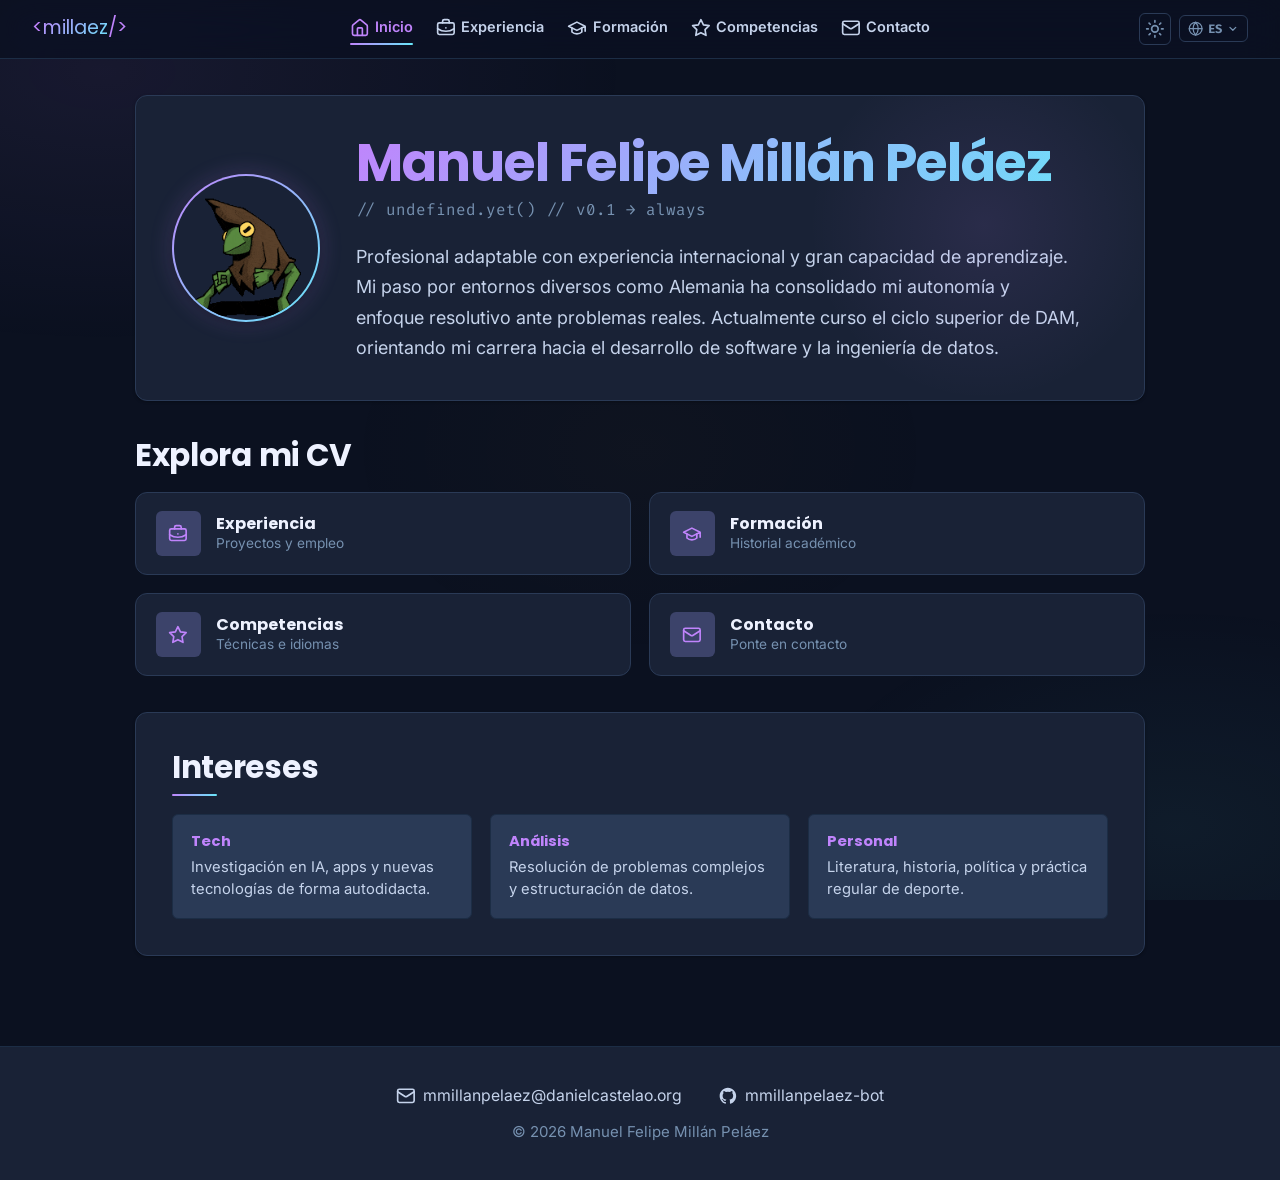
<file: index.html>
<!doctype html>
<html lang="es">
  <head>
    <meta charset="UTF-8" />
    <meta
      name="viewport"
      content="width=device-width, initial-scale=1.0, maximum-scale=5.0, user-scalable=yes"
    />
    <meta
      name="description"
      content="Felipe Millán — CV web personal, Desarrollador de Aplicaciones Multiplataforma."
    />
    <title>Milláez | Inicio</title>
    <link rel="preconnect" href="https://fonts.googleapis.com" />
    <link rel="preconnect" href="https://fonts.gstatic.com" crossorigin />
    <link
      rel="stylesheet"
      href="https://fonts.googleapis.com/css2?family=Fira+Code:wght@400&family=Inter:wght@400&family=Poppins:wght@700&display=swap"
    />
    <link rel="stylesheet" href="css/style.css" />
    <link rel="icon" type="image/svg+xml" href="assets/icons/favicon.svg" />
  </head>
  <body>
    <!-- Skip link — visually hidden off-screen, becomes visible on keyboard focus (WCAG compliant). -->
    <a class="skip-link" href="#main-content">
      <span class="lang-es">Saltar al contenido principal</span>
      <span class="lang-en">Skip to main content</span>
      <span class="lang-gl">Saltar ao contido principal</span>
      <span class="lang-de">Zum Hauptinhalt springen</span>
    </a>

    <header class="main-header">
      <nav class="main-nav" aria-label="Main navigation">
        <!--
          Brand: uses aria-label "Portfolio de Milláez"
          to distinguish it from the "Inicio" nav link (same href on
          index.html) — (WCAG).
        -->
        <a
          href="index.html"
          class="nav-brand"
          aria-label="Portfolio de Milláez — Ir al inicio"
        >
          <span class="logo-bracket" aria-hidden="true">&lt;</span>
          <span class="logo-text">millaez</span>
          <span class="logo-bracket" aria-hidden="true">/&gt;</span>
        </a>

        <!-- Hamburger toggle: hidden checkbox toggles .nav-menu and .lang-dropdown on :checked -->
        <input type="checkbox" id="menu-toggle" class="sr-only" />

        <ul class="nav-menu" role="list">
          <li>
            <a href="index.html" class="nav-link active" aria-current="page">
              <svg class="icon" aria-hidden="true">
                <use href="assets/icons/icons.svg#home-icon" />
              </svg>
              <span class="lang-es">Inicio</span
              ><span class="lang-en">Home</span
              ><span class="lang-gl">Inicio</span
              ><span class="lang-de">Startseite</span>
            </a>
          </li>
          <li>
            <a href="experience.html" class="nav-link">
              <svg class="icon" aria-hidden="true">
                <use href="assets/icons/icons.svg#experience-icon" />
              </svg>
              <span class="lang-es">Experiencia</span
              ><span class="lang-en">Experience</span
              ><span class="lang-gl">Experiencia</span
              ><span class="lang-de">Erfahrung</span>
            </a>
          </li>
          <li>
            <a href="education.html" class="nav-link">
              <svg class="icon" aria-hidden="true">
                <use href="assets/icons/icons.svg#education-icon" />
              </svg>
              <span class="lang-es">Formación</span
              ><span class="lang-en">Education</span
              ><span class="lang-gl">Formación</span
              ><span class="lang-de">Ausbildung</span>
            </a>
          </li>
          <li>
            <a href="skills.html" class="nav-link">
              <svg class="icon" aria-hidden="true">
                <use href="assets/icons/icons.svg#skills-icon" />
              </svg>
              <span class="lang-es">Competencias</span
              ><span class="lang-en">Skills</span
              ><span class="lang-gl">Competencias</span
              ><span class="lang-de">Kompetenzen</span>
            </a>
          </li>
          <li>
            <a href="contact.html" class="nav-link">
              <svg class="icon" aria-hidden="true">
                <use href="assets/icons/icons.svg#contact-icon" />
              </svg>
              <span class="lang-es">Contacto</span
              ><span class="lang-en">Contact</span
              ><span class="lang-gl">Contacto</span
              ><span class="lang-de">Kontakt</span>
            </a>
          </li>
        </ul>

        <!-- Theme toggle: hidden checkbox toggles .theme-toggle-label on :checked -->
        <div class="nav-controls">
          <input type="checkbox" id="theme-toggle" class="sr-only" />
          <label
            for="theme-toggle"
            class="theme-toggle-label"
            aria-label="Cambiar tema claro/oscuro"
          >
            <svg class="icon icon-sun" aria-hidden="true">
              <use href="assets/icons/icons.svg#sun-icon" />
            </svg>
            <svg class="icon icon-moon" aria-hidden="true">
              <use href="assets/icons/icons.svg#moon-icon" />
            </svg>
          </label>
          <!--
            Language selector: custom dropdown with radio buttons and CSS :has()
            for interactivity, no JavaScript. WAVE friendly.
          -->
          <div class="lang-dropdown" aria-label="Selector de idioma">
            <button
              class="lang-dropdown__trigger"
              type="button"
              aria-label="Idioma seleccionado: Español — abrir selector"
            >
              <svg
                class="icon"
                aria-hidden="true"
                style="width: 0.85rem; height: 0.85rem"
              >
                <use href="assets/icons/icons.svg#globe-icon" />
              </svg>
              <span class="lang-es" aria-hidden="true">ES</span>
              <span class="lang-en" aria-hidden="true">EN</span>
              <span class="lang-gl" aria-hidden="true">GL</span>
              <span class="lang-de" aria-hidden="true">DE</span>
              <svg class="icon lang-chevron" aria-hidden="true">
                <use href="assets/icons/icons.svg#chevron-down-icon" />
              </svg>
            </button>
            <div class="lang-dropdown__menu">
              <input type="radio" name="lang" id="lang-es" class="sr-only" />
              <label for="lang-es"
                ><span class="lang-code">ES</span>Español
                <svg class="icon check-icon" aria-hidden="true">
                  <use href="assets/icons/icons.svg#check-icon" />
                </svg>
              </label>
              <input type="radio" name="lang" id="lang-en" class="sr-only" />
              <label for="lang-en"
                ><span class="lang-code">EN</span>English
                <svg class="icon check-icon" aria-hidden="true">
                  <use href="assets/icons/icons.svg#check-icon" />
                </svg>
              </label>
              <input type="radio" name="lang" id="lang-gl" class="sr-only" />
              <label for="lang-gl"
                ><span class="lang-code">GL</span>Galego
                <svg class="icon check-icon" aria-hidden="true">
                  <use href="assets/icons/icons.svg#check-icon" />
                </svg>
              </label>
              <input type="radio" name="lang" id="lang-de" class="sr-only" />
              <label for="lang-de"
                ><span class="lang-code">DE</span>Deutsch
                <svg class="icon check-icon" aria-hidden="true">
                  <use href="assets/icons/icons.svg#check-icon" />
                </svg>
              </label>
            </div>
          </div>

          <label
            for="menu-toggle"
            class="menu-toggle"
            aria-label="Abrir/cerrar menú de navegación"
          >
            <svg class="icon" aria-hidden="true">
              <use href="assets/icons/icons.svg#menu-icon" />
            </svg>
          </label>
        </div>
      </nav>
    </header>

    <main class="main-content" id="main-content">
      <section class="card hero-section" aria-labelledby="hero-name">
        <div class="hero-avatar">
          <img
            src="assets/images/frog_wizard.gif"
            alt="Foto de perfil de Manuel Felipe Millán Peláez"
            width="148"
            height="148"
          />
        </div>
        <div class="hero-text">
          <h1 id="hero-name">Manuel Felipe Millán Peláez</h1>
          <p class="hero-subtitle">
            <span class="lang-es">// undefined.yet() // v0.1 → always</span>
            <span class="lang-en">// undefined.yet() // v0.1 → always</span>
            <span class="lang-gl">// undefined.yet() // v0.1 → always</span>
            <span class="lang-de">// undefined.yet() // v0.1 → always</span>
          </p>
          <p>
            <span class="lang-es"
              >Profesional adaptable con experiencia internacional y gran
              capacidad de aprendizaje. Mi paso por entornos diversos como
              Alemania ha consolidado mi autonomía y enfoque resolutivo ante
              problemas reales. Actualmente curso el ciclo superior de DAM,
              orientando mi carrera hacia el desarrollo de software y la
              ingeniería de datos.</span
            ><span class="lang-en"
              >Adaptable professional with international experience and a strong
              capacity for learning. My time in diverse environments such as
              Germany consolidated my autonomy and problem-solving approach.
              Currently studying the DAM higher vocational course, with a career
              oriented towards software development and data engineering.</span
            ><span class="lang-gl"
              >Profesional adaptable con experiencia internacional e gran
              capacidade de aprendizaxe. O meu paso por contornos diversos como
              Alemaña consolidou a miña autonomía e enfoque resolutivo ante
              problemas reais. Actualmente curso o ciclo superior de DAM,
              orientando a miña carreira cara ao desenvolvemento de software e a
              enxeñaría de datos.</span
            ><span class="lang-de"
              >Anpassungsfähiger Fachmann mit internationaler Erfahrung und
              hoher Lernbereitschaft. Meine Zeit in verschiedenen Umgebungen wie
              Deutschland stärkte meine Selbstständigkeit und meinen
              lösungsorientierten Ansatz. Derzeit absolviere ich den höheren
              DAM-Bildungsgang mit dem Ziel einer Karriere in der
              Softwareentwicklung und Datentechnik.</span
            >
          </p>
        </div>
      </section>

      <section aria-labelledby="nav-cards-heading">
        <h2 id="nav-cards-heading">
          <span class="lang-es">Explora mi CV</span
          ><span class="lang-en">Explore my CV</span
          ><span class="lang-gl">Explora o meu CV</span
          ><span class="lang-de">Meinen Lebenslauf erkunden</span>
        </h2>
        <nav
          class="quicklinks-grid"
          aria-label="Secciones del CV / CV sections"
        >
          <a href="experience.html" class="quicklink-card">
            <div class="quicklink-icon" aria-hidden="true">
              <svg class="icon" aria-hidden="true">
                <use href="assets/icons/icons.svg#experience-icon" />
              </svg>
            </div>
            <div>
              <h3>
                <span class="lang-es">Experiencia</span
                ><span class="lang-en">Experience</span
                ><span class="lang-gl">Experiencia</span
                ><span class="lang-de">Erfahrung</span>
              </h3>
              <p>
                <span class="lang-es">Proyectos y empleo</span
                ><span class="lang-en">Projects &amp; work</span
                ><span class="lang-gl">Proxectos e traballo</span
                ><span class="lang-de">Projekte &amp; Arbeit</span>
              </p>
            </div>
          </a>

          <a href="education.html" class="quicklink-card">
            <div class="quicklink-icon" aria-hidden="true">
              <svg class="icon" aria-hidden="true">
                <use href="assets/icons/icons.svg#education-icon" />
              </svg>
            </div>
            <div>
              <h3>
                <span class="lang-es">Formación</span
                ><span class="lang-en">Education</span
                ><span class="lang-gl">Formación</span
                ><span class="lang-de">Ausbildung</span>
              </h3>
              <p>
                <span class="lang-es">Historial académico</span
                ><span class="lang-en">Academic background</span
                ><span class="lang-gl">Historial académico</span
                ><span class="lang-de">Akademischer Werdegang</span>
              </p>
            </div>
          </a>

          <a href="skills.html" class="quicklink-card">
            <div class="quicklink-icon" aria-hidden="true">
              <svg class="icon" aria-hidden="true">
                <use href="assets/icons/icons.svg#skills-icon" />
              </svg>
            </div>
            <div>
              <h3>
                <span class="lang-es">Competencias</span
                ><span class="lang-en">Skills</span
                ><span class="lang-gl">Competencias</span
                ><span class="lang-de">Kompetenzen</span>
              </h3>
              <p>
                <span class="lang-es">Técnicas e idiomas</span
                ><span class="lang-en">Technical &amp; languages</span
                ><span class="lang-gl">Técnicas e idiomas</span
                ><span class="lang-de">Technisch &amp; Sprachen</span>
              </p>
            </div>
          </a>

          <a href="contact.html" class="quicklink-card">
            <div class="quicklink-icon" aria-hidden="true">
              <svg class="icon" aria-hidden="true">
                <use href="assets/icons/icons.svg#contact-icon" />
              </svg>
            </div>
            <div>
              <h3>
                <span class="lang-es">Contacto</span
                ><span class="lang-en">Contact</span
                ><span class="lang-gl">Contacto</span
                ><span class="lang-de">Kontakt</span>
              </h3>
              <p>
                <span class="lang-es">Ponte en contacto</span
                ><span class="lang-en">Get in touch</span
                ><span class="lang-gl">Ponte en contacto</span
                ><span class="lang-de">Kontakt aufnehmen</span>
              </p>
            </div>
          </a>
        </nav>
      </section>

      <section class="card" aria-labelledby="interests-heading">
        <h2 id="interests-heading">
          <span class="lang-es">Intereses</span
          ><span class="lang-en">Interests</span
          ><span class="lang-gl">Intereses</span
          ><span class="lang-de">Interessen</span>
        </h2>
        <div class="interests-grid">
          <div class="interest-item">
            <h3>Tech</h3>
            <p>
              <span class="lang-es"
                >Investigación en IA, apps y nuevas tecnologías de forma
                autodidacta.</span
              ><span class="lang-en"
                >Self-taught research in AI, apps and emerging
                technologies.</span
              ><span class="lang-gl"
                >Investigación en IA, apps e novas tecnoloxías de forma
                autodidacta.</span
              ><span class="lang-de"
                >Autodidaktische Forschung zu KI, Apps und neuen
                Technologien.</span
              >
            </p>
          </div>
          <div class="interest-item">
            <h3>
              <span class="lang-es">Análisis</span
              ><span class="lang-en">Analysis</span
              ><span class="lang-gl">Análise</span
              ><span class="lang-de">Analyse</span>
            </h3>
            <p>
              <span class="lang-es"
                >Resolución de problemas complejos y estructuración de
                datos.</span
              ><span class="lang-en"
                >Solving complex problems and structuring data.</span
              ><span class="lang-gl"
                >Resolución de problemas complexos e estruturación de
                datos.</span
              ><span class="lang-de"
                >Lösung komplexer Probleme und Strukturierung von Daten.</span
              >
            </p>
          </div>
          <div class="interest-item">
            <h3>
              <span class="lang-es">Personal</span
              ><span class="lang-en">Personal</span
              ><span class="lang-gl">Persoal</span
              ><span class="lang-de">Persönlich</span>
            </h3>
            <p>
              <span class="lang-es"
                >Literatura, historia, política y práctica regular de
                deporte.</span
              ><span class="lang-en"
                >Literature, history, politics and regular sport.</span
              ><span class="lang-gl"
                >Literatura, historia, política e práctica regular de
                deporte.</span
              ><span class="lang-de"
                >Literatur, Geschichte, Politik und regelmäßiger Sport.</span
              >
            </p>
          </div>
        </div>
      </section>
    </main>

    <footer class="main-footer" role="contentinfo">
      <div class="footer-container">
        <address class="footer-links">
          <a href="mailto:mmillanpelaez@danielcastelao.org">
            <svg class="icon" aria-hidden="true">
              <use href="assets/icons/icons.svg#contact-icon" />
            </svg>
            mmillanpelaez@danielcastelao.org
          </a>
          <a
            href="https://github.com/mmillanpelaez-bot"
            target="_blank"
            rel="noopener noreferrer"
          >
            <svg class="icon icon--solid" aria-hidden="true">
              <use href="assets/icons/icons.svg#github-icon" />
            </svg>
            mmillanpelaez-bot
          </a>
        </address>
        <small
          >&copy; <time datetime="2026">2026</time> Manuel Felipe Millán
          Peláez</small
        >
      </div>
    </footer>
  </body>
</html>
</file>
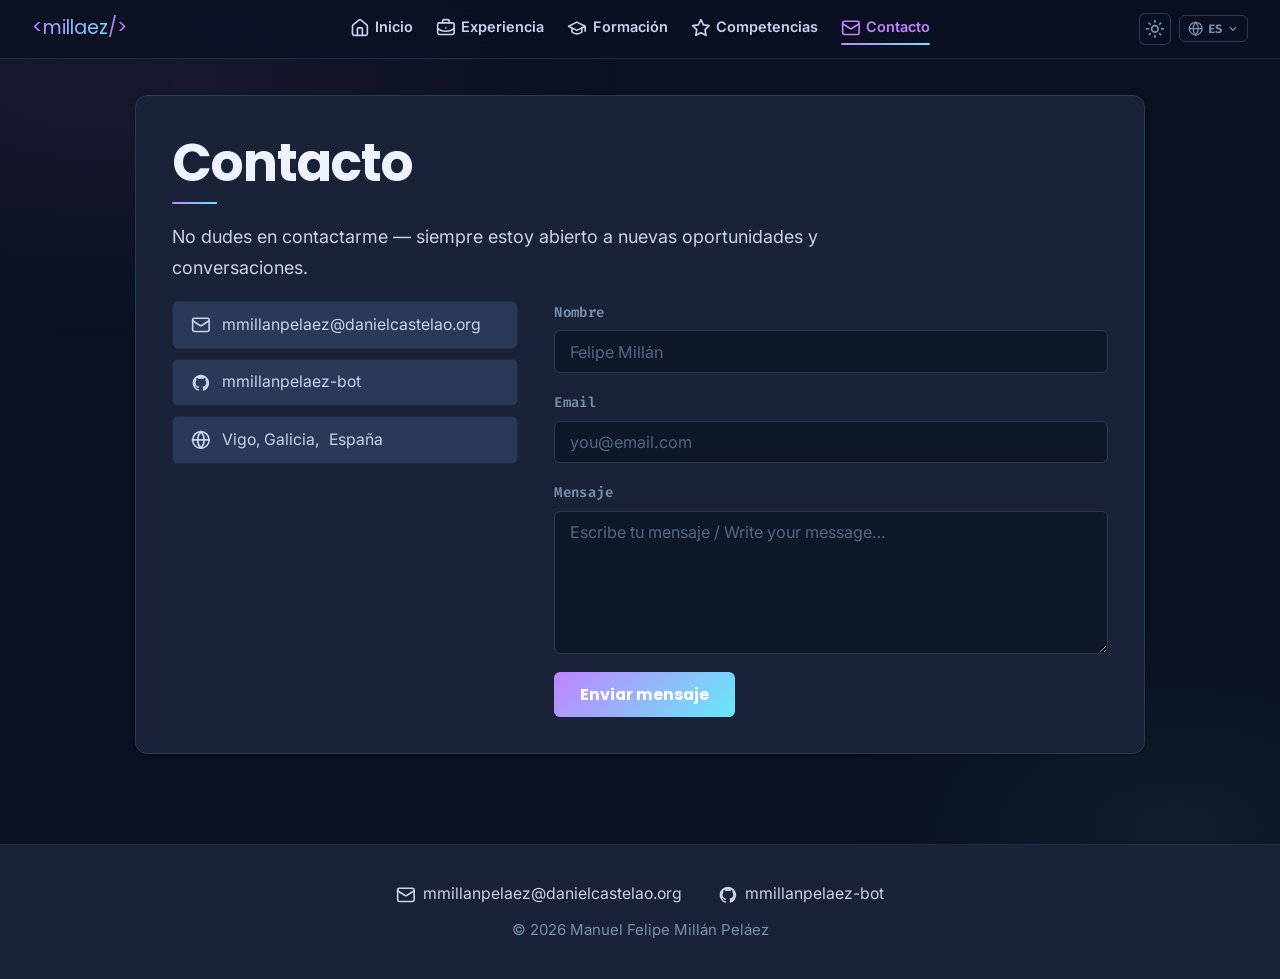
<file: contact.html>
<!doctype html>
<html lang="es">
  <head>
    <meta charset="UTF-8" />
    <meta
      name="viewport"
      content="width=device-width, initial-scale=1.0, maximum-scale=5.0, user-scalable=yes"
    />
    <meta name="description" content="Contacto — Felipe Millán Peláez." />
    <title>Milláez | Contacto</title>
    <link rel="preconnect" href="https://fonts.googleapis.com" />
    <link rel="preconnect" href="https://fonts.gstatic.com" crossorigin />
    <link
      rel="stylesheet"
      href="https://fonts.googleapis.com/css2?family=Fira+Code:wght@400&family=Inter:wght@400&family=Poppins:wght@700&display=swap"
    />
    <link rel="stylesheet" href="css/style.css" />
    <link rel="icon" type="image/svg+xml" href="assets/icons/favicon.svg" />
  </head>
  <body>
    <!-- Skip link — visually hidden off-screen, becomes visible on keyboard focus (WAVE friendly). -->
    <a class="skip-link" href="#main-content">
      <span class="lang-es">Saltar al contenido principal</span>
      <span class="lang-en">Skip to main content</span>
      <span class="lang-gl">Saltar ao contido principal</span>
      <span class="lang-de">Zum Hauptinhalt springen</span>
    </a>

    <header class="main-header">
      <nav class="main-nav" aria-label="Main navigation">
        <!--
          Brand: uses aria-label "Portfolio de Milláez"
          to distinguish it from the "Inicio" nav link (same href on
          index.html) — (WCAG).
        -->
        <a
          href="index.html"
          class="nav-brand"
          aria-label="Portfolio de Milláez — Ir al inicio"
        >
          <span class="logo-bracket" aria-hidden="true">&lt;</span>
          <span class="logo-text">millaez</span>
          <span class="logo-bracket" aria-hidden="true">/&gt;</span>
        </a>

        <!-- Hamburger toggle: hidden checkbox toggles .nav-menu and .lang-dropdown on :checked -->
        <input type="checkbox" id="menu-toggle" class="sr-only" />

        <ul class="nav-menu" role="list">
          <li>
            <a href="index.html" class="nav-link">
              <svg class="icon" aria-hidden="true">
                <use href="assets/icons/icons.svg#home-icon" />
              </svg>
              <span class="lang-es">Inicio</span
              ><span class="lang-en">Home</span
              ><span class="lang-gl">Inicio</span
              ><span class="lang-de">Startseite</span>
            </a>
          </li>
          <li>
            <a href="experience.html" class="nav-link">
              <svg class="icon" aria-hidden="true">
                <use href="assets/icons/icons.svg#experience-icon" />
              </svg>
              <span class="lang-es">Experiencia</span
              ><span class="lang-en">Experience</span
              ><span class="lang-gl">Experiencia</span
              ><span class="lang-de">Erfahrung</span>
            </a>
          </li>
          <li>
            <a href="education.html" class="nav-link">
              <svg class="icon" aria-hidden="true">
                <use href="assets/icons/icons.svg#education-icon" />
              </svg>
              <span class="lang-es">Formación</span
              ><span class="lang-en">Education</span
              ><span class="lang-gl">Formación</span
              ><span class="lang-de">Ausbildung</span>
            </a>
          </li>
          <li>
            <a href="skills.html" class="nav-link">
              <svg class="icon" aria-hidden="true">
                <use href="assets/icons/icons.svg#skills-icon" />
              </svg>
              <span class="lang-es">Competencias</span
              ><span class="lang-en">Skills</span
              ><span class="lang-gl">Competencias</span
              ><span class="lang-de">Kompetenzen</span>
            </a>
          </li>
          <li>
            <a href="contact.html" class="nav-link active" aria-current="page">
              <svg class="icon" aria-hidden="true">
                <use href="assets/icons/icons.svg#contact-icon" />
              </svg>
              <span class="lang-es">Contacto</span
              ><span class="lang-en">Contact</span
              ><span class="lang-gl">Contacto</span
              ><span class="lang-de">Kontakt</span>
            </a>
          </li>
        </ul>

        <div class="nav-controls">
          <!-- Theme toggle: hidden checkbox toggles .theme-toggle-label on :checked -->
          <input type="checkbox" id="theme-toggle" class="sr-only" />
          <label
            for="theme-toggle"
            class="theme-toggle-label"
            aria-label="Cambiar tema claro/oscuro"
          >
            <svg class="icon icon-sun" aria-hidden="true">
              <use href="assets/icons/icons.svg#sun-icon" />
            </svg>
            <svg class="icon icon-moon" aria-hidden="true">
              <use href="assets/icons/icons.svg#moon-icon" />
            </svg>
          </label>

          <!--
            Language selector: custom dropdown with radio buttons and CSS :has()
            for interactivity, no JavaScript. WAVE friendly.
          -->
          <div class="lang-dropdown" aria-label="Selector de idioma">
            <button
              class="lang-dropdown__trigger"
              type="button"
              aria-label="Idioma seleccionado: Español — abrir selector"
            >
              <svg
                class="icon"
                aria-hidden="true"
                style="width: 0.85rem; height: 0.85rem"
              >
                <use href="assets/icons/icons.svg#globe-icon" />
              </svg>
              <span class="lang-es" aria-hidden="true">ES</span>
              <span class="lang-en" aria-hidden="true">EN</span>
              <span class="lang-gl" aria-hidden="true">GL</span>
              <span class="lang-de" aria-hidden="true">DE</span>
              <svg class="icon lang-chevron" aria-hidden="true">
                <use href="assets/icons/icons.svg#chevron-down-icon" />
              </svg>
            </button>
            <div class="lang-dropdown__menu">
              <input type="radio" name="lang" id="lang-es" class="sr-only" />
              <label for="lang-es"
                ><span class="lang-code">ES</span>Español
                <svg class="icon check-icon" aria-hidden="true">
                  <use href="assets/icons/icons.svg#check-icon" />
                </svg>
              </label>
              <input type="radio" name="lang" id="lang-en" class="sr-only" />
              <label for="lang-en"
                ><span class="lang-code">EN</span>English
                <svg class="icon check-icon" aria-hidden="true">
                  <use href="assets/icons/icons.svg#check-icon" />
                </svg>
              </label>
              <input type="radio" name="lang" id="lang-gl" class="sr-only" />
              <label for="lang-gl"
                ><span class="lang-code">GL</span>Galego
                <svg class="icon check-icon" aria-hidden="true">
                  <use href="assets/icons/icons.svg#check-icon" />
                </svg>
              </label>
              <input type="radio" name="lang" id="lang-de" class="sr-only" />
              <label for="lang-de"
                ><span class="lang-code">DE</span>Deutsch
                <svg class="icon check-icon" aria-hidden="true">
                  <use href="assets/icons/icons.svg#check-icon" />
                </svg>
              </label>
            </div>
          </div>

          <label
            for="menu-toggle"
            class="menu-toggle"
            aria-label="Abrir/cerrar menú de navegación"
          >
            <svg class="icon" aria-hidden="true">
              <use href="assets/icons/icons.svg#menu-icon" />
            </svg>
          </label>
        </div>
      </nav>
    </header>

    <main class="main-content" id="main-content">
      <section class="card" aria-labelledby="contact-heading">
        <h1 id="contact-heading">
          <span class="lang-es">Contacto</span
          ><span class="lang-en">Contact</span
          ><span class="lang-gl">Contacto</span
          ><span class="lang-de">Kontakt</span>
        </h1>
        <p>
          <span class="lang-es"
            >No dudes en contactarme — siempre estoy abierto a nuevas
            oportunidades y conversaciones.</span
          ><span class="lang-en"
            >Feel free to reach out — I'm always open to new opportunities and
            conversations.</span
          ><span class="lang-gl"
            >Non dubides en contactar — estou sempre aberto a novas
            oportunidades e conversas.</span
          ><span class="lang-de"
            >Zögere nicht, mich zu kontaktieren — ich bin immer offen für neue
            Möglichkeiten und Gespräche.</span
          >
        </p>

        <!-- CSS Grid 2 col: contact info + form (course requirement) -->
        <div class="contact-layout">
          <address class="contact-info">
            <a
              href="mailto:mmillanpelaez@danielcastelao.org"
              class="contact-item"
            >
              <svg class="icon" aria-hidden="true">
                <use href="assets/icons/icons.svg#contact-icon" />
              </svg>
              mmillanpelaez@danielcastelao.org
            </a>
            <a
              href="https://github.com/mmillanpelaez-bot"
              target="_blank"
              rel="noopener noreferrer"
              class="contact-item"
            >
              <svg class="icon icon--solid" aria-hidden="true">
                <use href="assets/icons/icons.svg#github-icon" />
              </svg>
              mmillanpelaez-bot
            </a>
            <span class="contact-item">
              <svg class="icon" aria-hidden="true">
                <use href="assets/icons/icons.svg#globe-icon" />
              </svg>
              Vigo, Galicia, <span class="lang-es">España</span
              ><span class="lang-en">Spain</span
              ><span class="lang-gl">España</span
              ><span class="lang-de">Spanien</span>
            </span>
          </address>

          <!-- Plain static aria-label -->
          <form
            class="contact-form"
            action="mailto:mmillanpelaez@danielcastelao.org"
            method="post"
            enctype="text/plain"
            aria-label="Formulario de contacto / Contact form"
          >
            <div class="form-group">
              <label for="contact-name"
                ><span class="lang-es">Nombre</span
                ><span class="lang-en">Name</span
                ><span class="lang-gl">Nome</span
                ><span class="lang-de">Name</span></label
              >
              <input
                type="text"
                id="contact-name"
                name="name"
                autocomplete="name"
                placeholder="Felipe Millán"
              />
            </div>
            <div class="form-group">
              <label for="contact-email">Email</label>
              <input
                type="email"
                id="contact-email"
                name="email"
                autocomplete="email"
                placeholder="you@email.com"
              />
            </div>
            <div class="form-group">
              <label for="contact-message"
                ><span class="lang-es">Mensaje</span
                ><span class="lang-en">Message</span
                ><span class="lang-gl">Mensaxe</span
                ><span class="lang-de">Nachricht</span></label
              >
              <textarea
                id="contact-message"
                name="message"
                rows="6"
                placeholder="Escribe tu mensaje / Write your message…"
              ></textarea>
            </div>
            <button type="submit" class="btn-submit">
              <span class="lang-es">Enviar mensaje</span
              ><span class="lang-en">Send message</span
              ><span class="lang-gl">Enviar mensaxe</span
              ><span class="lang-de">Nachricht senden</span>
            </button>
          </form>
        </div>
      </section>
    </main>

    <footer class="main-footer" role="contentinfo">
      <div class="footer-container">
        <address class="footer-links">
          <a href="mailto:mmillanpelaez@danielcastelao.org">
            <svg class="icon" aria-hidden="true">
              <use href="assets/icons/icons.svg#contact-icon" />
            </svg>
            mmillanpelaez@danielcastelao.org
          </a>
          <a
            href="https://github.com/mmillanpelaez-bot"
            target="_blank"
            rel="noopener noreferrer"
          >
            <svg class="icon icon--solid" aria-hidden="true">
              <use href="assets/icons/icons.svg#github-icon" />
            </svg>
            mmillanpelaez-bot
          </a>
        </address>
        <small
          >&copy; <time datetime="2026">2026</time> Manuel Felipe Millán
          Peláez</small
        >
      </div>
    </footer>
  </body>
</html>
</file>
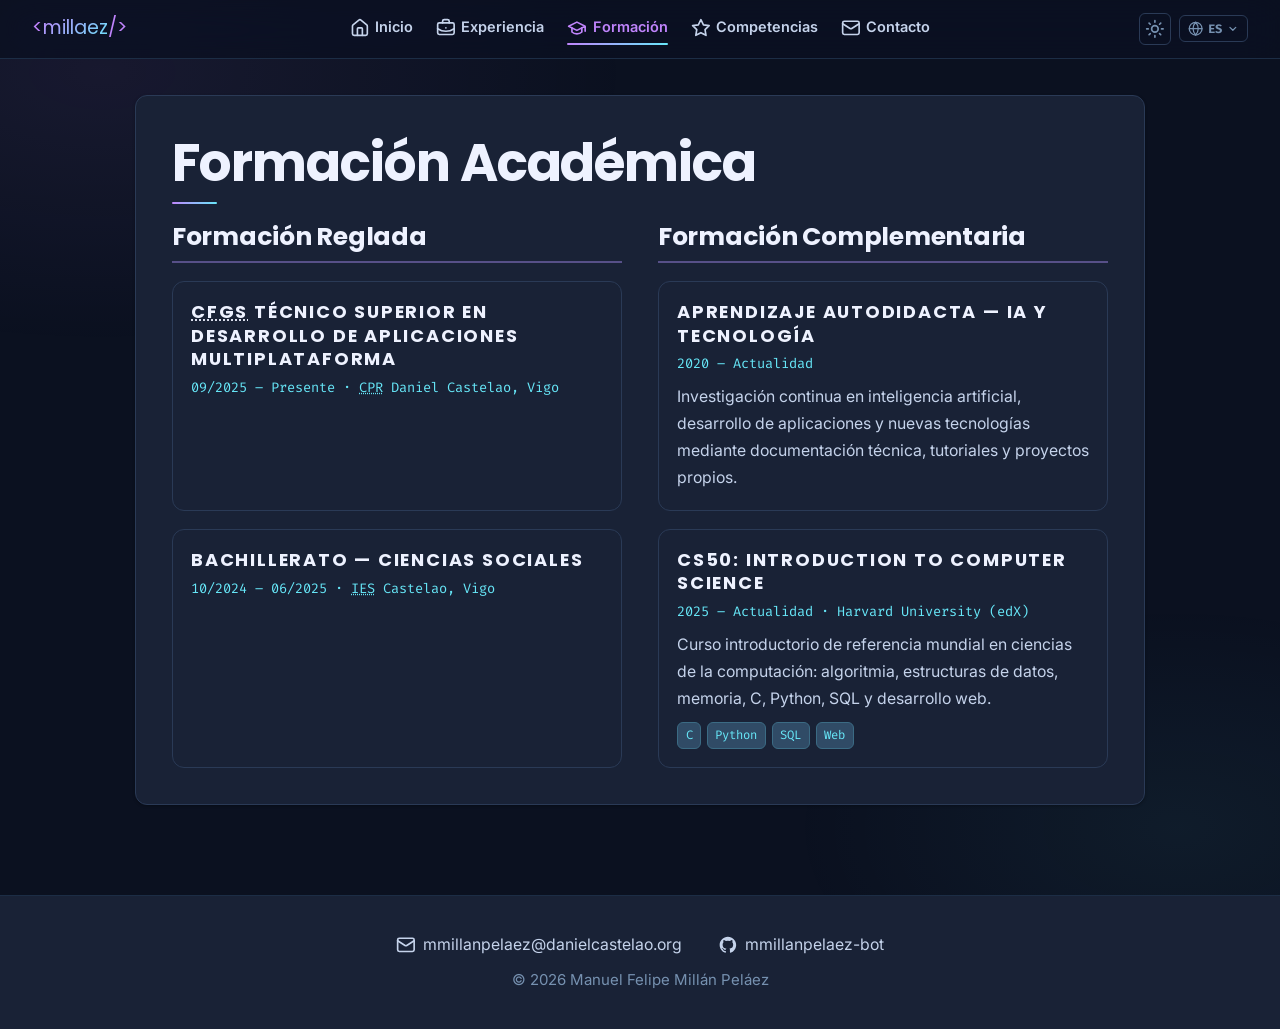
<file: education.html>
<!doctype html>
<html lang="es">
  <head>
    <meta charset="UTF-8" />
    <meta
      name="viewport"
      content="width=device-width, initial-scale=1.0, maximum-scale=5.0, user-scalable=yes"
    />
    <meta
      name="description"
      content="Felipe Millán — Formación académica y complementaria."
    />
    <title>Milláez | Formación</title>
    <link rel="preconnect" href="https://fonts.googleapis.com" />
    <link rel="preconnect" href="https://fonts.gstatic.com" crossorigin />
    <link
      rel="stylesheet"
      href="https://fonts.googleapis.com/css2?family=Fira+Code:wght@400&family=Inter:wght@400&family=Poppins:wght@700&display=swap"
    />
    <link rel="stylesheet" href="css/style.css" />
    <link rel="icon" type="image/svg+xml" href="assets/icons/favicon.svg" />
  </head>
  <body>
    <a class="skip-link" href="#main-content">
      <span class="lang-es">Saltar al contenido principal</span>
      <span class="lang-en">Skip to main content</span>
      <span class="lang-gl">Saltar ao contido principal</span>
      <span class="lang-de">Zum Hauptinhalt springen</span>
    </a>

    <header class="main-header">
      <nav class="main-nav" aria-label="Main navigation">
        <a
          href="index.html"
          class="nav-brand"
          aria-label="Portfolio de Milláez — Ir al inicio"
        >
          <span class="logo-bracket" aria-hidden="true">&lt;</span>
          <span class="logo-text">millaez</span>
          <span class="logo-bracket" aria-hidden="true">/&gt;</span>
        </a>

        <!-- Hamburger toggle: hidden checkbox toggles .nav-menu and .lang-dropdown on :checked -->
        <input type="checkbox" id="menu-toggle" class="sr-only" />

        <ul class="nav-menu" role="list">
          <li>
            <a href="index.html" class="nav-link">
              <svg class="icon" aria-hidden="true">
                <use href="assets/icons/icons.svg#home-icon" />
              </svg>
              <span class="lang-es">Inicio</span
              ><span class="lang-en">Home</span
              ><span class="lang-gl">Inicio</span
              ><span class="lang-de">Startseite</span>
            </a>
          </li>
          <li>
            <a href="experience.html" class="nav-link">
              <svg class="icon" aria-hidden="true">
                <use href="assets/icons/icons.svg#experience-icon" />
              </svg>
              <span class="lang-es">Experiencia</span
              ><span class="lang-en">Experience</span
              ><span class="lang-gl">Experiencia</span
              ><span class="lang-de">Erfahrung</span>
            </a>
          </li>
          <li>
            <a
              href="education.html"
              class="nav-link active"
              aria-current="page"
            >
              <svg class="icon" aria-hidden="true">
                <use href="assets/icons/icons.svg#education-icon" />
              </svg>
              <span class="lang-es">Formación</span
              ><span class="lang-en">Education</span
              ><span class="lang-gl">Formación</span
              ><span class="lang-de">Ausbildung</span>
            </a>
          </li>
          <li>
            <a href="skills.html" class="nav-link">
              <svg class="icon" aria-hidden="true">
                <use href="assets/icons/icons.svg#skills-icon" />
              </svg>
              <span class="lang-es">Competencias</span
              ><span class="lang-en">Skills</span
              ><span class="lang-gl">Competencias</span
              ><span class="lang-de">Kompetenzen</span>
            </a>
          </li>
          <li>
            <a href="contact.html" class="nav-link">
              <svg class="icon" aria-hidden="true">
                <use href="assets/icons/icons.svg#contact-icon" />
              </svg>
              <span class="lang-es">Contacto</span
              ><span class="lang-en">Contact</span
              ><span class="lang-gl">Contacto</span
              ><span class="lang-de">Kontakt</span>
            </a>
          </li>
        </ul>

        <div class="nav-controls">
          <!-- Theme toggle: hidden checkbox toggles .theme-toggle-label on :checked -->
          <input type="checkbox" id="theme-toggle" class="sr-only" />
          <label
            for="theme-toggle"
            class="theme-toggle-label"
            aria-label="Cambiar tema claro/oscuro"
          >
            <svg class="icon icon-sun" aria-hidden="true">
              <use href="assets/icons/icons.svg#sun-icon" />
            </svg>
            <svg class="icon icon-moon" aria-hidden="true">
              <use href="assets/icons/icons.svg#moon-icon" />
            </svg>
          </label>

          <!-- 
            Language selector: custom dropdown with radio buttons and CSS :has()
            for interactivity, no JavaScript. WAVE friendly. 
          -->
          <div class="lang-dropdown" aria-label="Selector de idioma">
            <button
              class="lang-dropdown__trigger"
              type="button"
              aria-label="Idioma seleccionado: Español — abrir selector"
            >
              <svg
                class="icon"
                aria-hidden="true"
                style="width: 0.85rem; height: 0.85rem"
              >
                <use href="assets/icons/icons.svg#globe-icon" />
              </svg>
              <span class="lang-es" aria-hidden="true">ES</span>
              <span class="lang-en" aria-hidden="true">EN</span>
              <span class="lang-gl" aria-hidden="true">GL</span>
              <span class="lang-de" aria-hidden="true">DE</span>
              <svg class="icon lang-chevron" aria-hidden="true">
                <use href="assets/icons/icons.svg#chevron-down-icon" />
              </svg>
            </button>
            <div class="lang-dropdown__menu">
              <input type="radio" name="lang" id="lang-es" class="sr-only" />
              <label for="lang-es"
                ><span class="lang-code">ES</span>Español<svg
                  class="icon check-icon"
                  aria-hidden="true"
                >
                  <use href="assets/icons/icons.svg#check-icon" /></svg
              ></label>
              <input type="radio" name="lang" id="lang-en" class="sr-only" />
              <label for="lang-en"
                ><span class="lang-code">EN</span>English<svg
                  class="icon check-icon"
                  aria-hidden="true"
                >
                  <use href="assets/icons/icons.svg#check-icon" /></svg
              ></label>
              <input type="radio" name="lang" id="lang-gl" class="sr-only" />
              <label for="lang-gl"
                ><span class="lang-code">GL</span>Galego<svg
                  class="icon check-icon"
                  aria-hidden="true"
                >
                  <use href="assets/icons/icons.svg#check-icon" /></svg
              ></label>
              <input type="radio" name="lang" id="lang-de" class="sr-only" />
              <label for="lang-de"
                ><span class="lang-code">DE</span>Deutsch<svg
                  class="icon check-icon"
                  aria-hidden="true"
                >
                  <use href="assets/icons/icons.svg#check-icon" /></svg
              ></label>
            </div>
          </div>

          <!-- Hamburger: LAST in .nav-controls → always rightmost -->
          <label
            for="menu-toggle"
            class="menu-toggle"
            aria-label="Abrir/cerrar menú de navegación"
          >
            <svg class="icon" aria-hidden="true">
              <use href="assets/icons/icons.svg#menu-icon" />
            </svg>
          </label>
        </div>
      </nav>
    </header>

    <main class="main-content" id="main-content">
      <section class="card" aria-labelledby="edu-heading">
        <h1 id="edu-heading">
          <span class="lang-es">Formación Académica</span
          ><span class="lang-en">Academic Education</span
          ><span class="lang-gl">Formación Académica</span
          ><span class="lang-de">Akademische Ausbildung</span>
        </h1>

        <!--
          Education section structure:
          - Two columns: Formal Education and Complementary Training
          - Each column has multiple entries with title, meta (dates, institution) and description
        -->
        <div class="edu-grid">
          <!-- Column 1 — Formal Education -->
          <div class="edu-col">
            <h2>
              <span class="lang-es">Formación Reglada</span
              ><span class="lang-en">Formal Education</span
              ><span class="lang-gl">Formación Regrada</span
              ><span class="lang-de">Formale Ausbildung</span>
            </h2>

            <article class="cv-entry" aria-labelledby="edu-1">
              <h3 id="edu-1" class="cv-entry__title">
                <span class="lang-es"
                  ><abbr title="Ciclo Formativo de Grado Superior">CFGS</abbr>
                  Técnico Superior en Desarrollo de Aplicaciones
                  Multiplataforma</span
                >
                <span class="lang-en"
                  ><abbr title="Higher National Diploma">HND</abbr> in
                  Multiplatform Application Development</span
                >
                <span class="lang-gl"
                  ><abbr title="Ciclo Formativo de Grao Superior">CFGS</abbr>
                  Técnico Superior en Desenvolvemento de Aplicacións
                  Multiplataforma</span
                >
                <span class="lang-de"
                  >Höherer Berufsbildungsgang — Entwicklung von
                  Multiplattform-Anwendungen (DAM)</span
                >
              </h3>
              <p class="cv-entry__meta">
                <time datetime="2025-09">09/2025</time> –
                <span class="lang-es">Presente</span
                ><span class="lang-en">Present</span
                ><span class="lang-gl">Presente</span
                ><span class="lang-de">Heute</span> ·
                <abbr title="Centro de Referencia Profesional">CPR</abbr> Daniel
                Castelao, Vigo
              </p>
            </article>

            <article class="cv-entry" aria-labelledby="edu-2">
              <h3 id="edu-2" class="cv-entry__title">
                <span class="lang-es">Bachillerato — Ciencias Sociales</span
                ><span class="lang-en"
                  >High School Diploma — Social Sciences</span
                ><span class="lang-gl">Bacharelato — Ciencias Sociais</span
                ><span class="lang-de">Abitur — Sozialwissenschaften</span>
              </h3>
              <p class="cv-entry__meta">
                <time datetime="2024-10">10/2024</time> –
                <time datetime="2025-06">06/2025</time>
                ·
                <abbr title="Instituto de Educación Secundaria">IES</abbr>
                Castelao, Vigo
              </p>
            </article>
          </div>

          <!-- Column 2 — Complementary Formation -->
          <div class="edu-col">
            <h2>
              <span class="lang-es">Formación Complementaria</span
              ><span class="lang-en">Complementary Training</span
              ><span class="lang-gl">Formación Complementaria</span
              ><span class="lang-de">Ergänzende Weiterbildung</span>
            </h2>

            <article class="cv-entry" aria-labelledby="edu-self">
              <h3 id="edu-self" class="cv-entry__title">
                <span class="lang-es"
                  >Aprendizaje Autodidacta — IA y Tecnología</span
                ><span class="lang-en">Self-taught — AI &amp; Technology</span
                ><span class="lang-gl"
                  >Aprendizaxe Autodidacta — IA e Tecnoloxía</span
                ><span class="lang-de"
                  >Selbststudium — KI &amp; Technologie</span
                >
              </h3>
              <p class="cv-entry__meta">
                2020 –
                <span class="lang-es">Actualidad</span
                ><span class="lang-en">Present</span
                ><span class="lang-gl">Actualidade</span
                ><span class="lang-de">Heute</span>
              </p>
              <p class="cv-entry__desc">
                <span class="lang-es"
                  >Investigación continua en inteligencia artificial, desarrollo
                  de aplicaciones y nuevas tecnologías mediante documentación
                  técnica, tutoriales y proyectos propios.</span
                ><span class="lang-en"
                  >Ongoing research in artificial intelligence, app development
                  and emerging technologies through technical documentation,
                  tutorials and personal projects.</span
                ><span class="lang-gl"
                  >Investigación continua en intelixencia artificial,
                  desenvolvemento de aplicacións e novas tecnoloxías mediante
                  documentación técnica, tutoriais e proxectos propios.</span
                ><span class="lang-de"
                  >Laufende Forschung zu KI, App-Entwicklung und neuen
                  Technologien durch technische Dokumentation, Tutorials und
                  eigene Projekte.</span
                >
              </p>
            </article>

            <article class="cv-entry" aria-labelledby="edu-cs50">
              <h3 id="edu-cs50" class="cv-entry__title">
                CS50: Introduction to Computer Science
              </h3>
              <p class="cv-entry__meta">
                2025 –
                <span class="lang-es">Actualidad</span
                ><span class="lang-en">Present</span
                ><span class="lang-gl">Actualidade</span
                ><span class="lang-de">Heute</span>
                · Harvard University (edX)
              </p>
              <p class="cv-entry__desc">
                <span class="lang-es"
                  >Curso introductorio de referencia mundial en ciencias de la
                  computación: algoritmia, estructuras de datos, memoria, C,
                  Python, SQL y desarrollo web.</span
                ><span class="lang-en"
                  >World-renowned introductory course in computer science:
                  algorithms, data structures, memory, C, Python, SQL and web
                  development.</span
                ><span class="lang-gl"
                  >Curso introdutorio de referencia mundial en ciencias da
                  computación: algoritmia, estruturas de datos, memoria, C,
                  Python, SQL e desenvolvemento web.</span
                ><span class="lang-de"
                  >Weltbekannter Einführungskurs in Informatik: Algorithmen,
                  Datenstrukturen, Speicher, C, Python, SQL und
                  Webentwicklung.</span
                >
              </p>
              <ul class="cv-entry__tags">
                <li>C</li>
                <li>Python</li>
                <li>SQL</li>
                <li>Web</li>
              </ul>
            </article>
          </div>
        </div>
      </section>
    </main>

    <footer class="main-footer" role="contentinfo">
      <div class="footer-container">
        <address class="footer-links">
          <a href="mailto:mmillanpelaez@danielcastelao.org">
            <svg class="icon" aria-hidden="true">
              <use href="assets/icons/icons.svg#contact-icon" />
            </svg>
            mmillanpelaez@danielcastelao.org
          </a>
          <a
            href="https://github.com/mmillanpelaez-bot"
            target="_blank"
            rel="noopener noreferrer"
          >
            <svg class="icon icon--solid" aria-hidden="true">
              <use href="assets/icons/icons.svg#github-icon" />
            </svg>
            mmillanpelaez-bot
          </a>
        </address>
        <small
          >&copy; <time datetime="2026">2026</time> Manuel Felipe Millán
          Peláez</small
        >
      </div>
    </footer>
  </body>
</html>
</file>
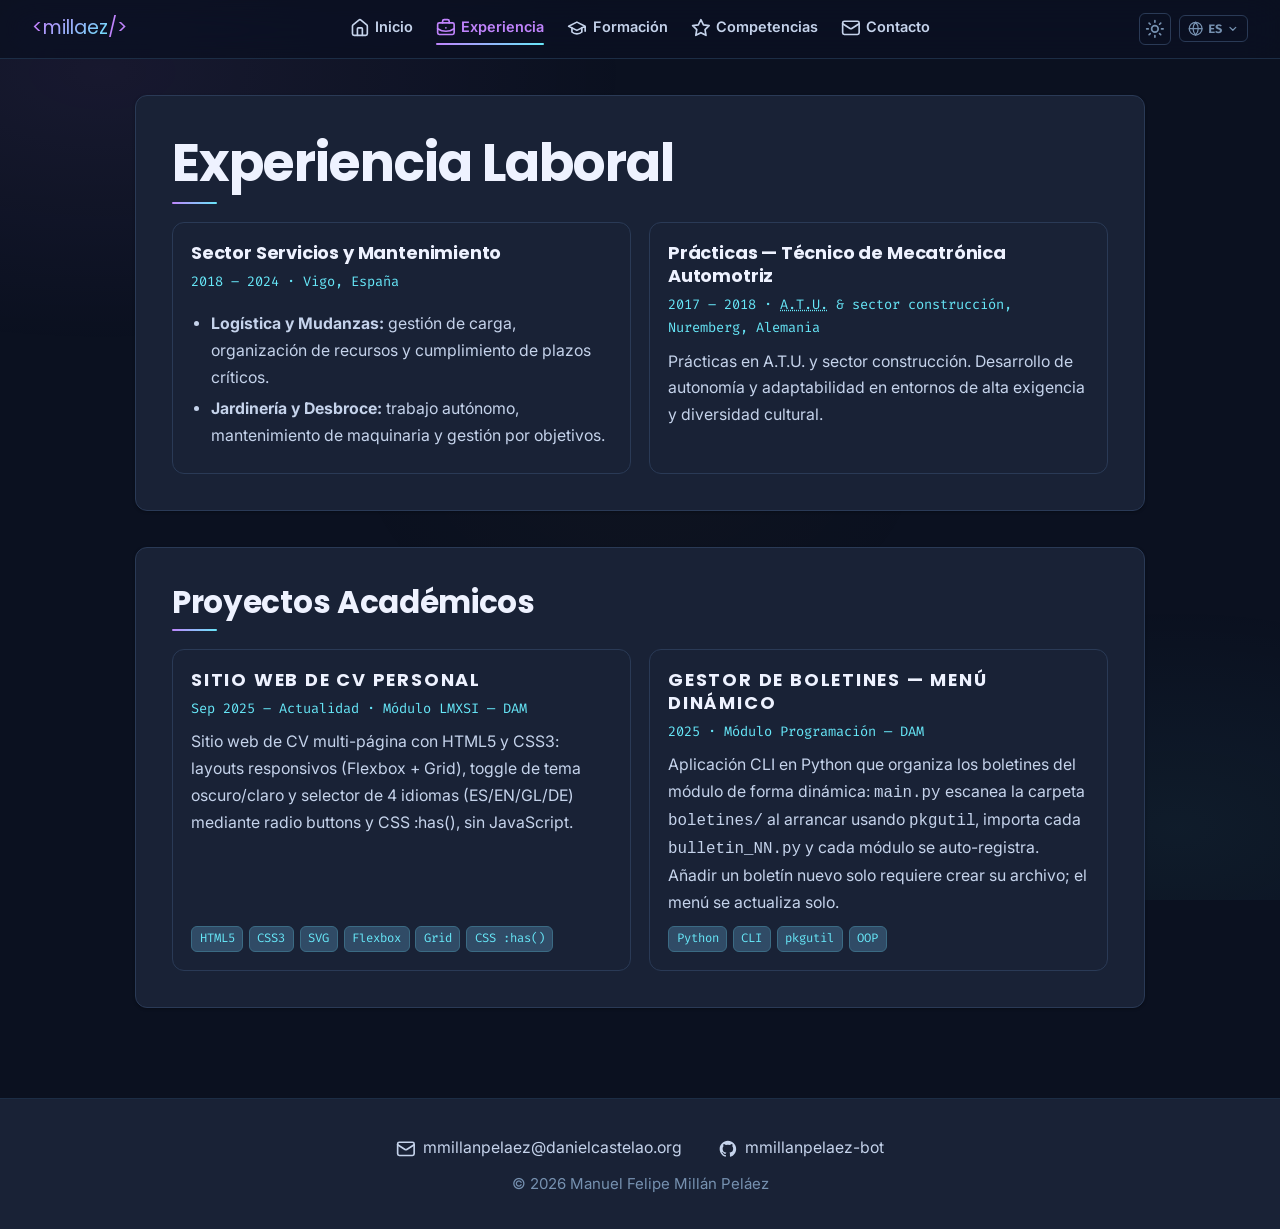
<file: experience.html>
<!doctype html>
<html lang="es">
  <head>
    <meta charset="UTF-8" />
    <meta
      name="viewport"
      content="width=device-width, initial-scale=1.0, maximum-scale=5.0, user-scalable=yes"
    />
    <meta
      name="description"
      content="Felipe Millán — Experiencia laboral y proyectos académicos."
    />
    <title>Milláez | Experiencia</title>
    <link rel="preconnect" href="https://fonts.googleapis.com" />
    <link rel="preconnect" href="https://fonts.gstatic.com" crossorigin />
    <link
      rel="stylesheet"
      href="https://fonts.googleapis.com/css2?family=Fira+Code:wght@400&family=Inter:wght@400&family=Poppins:wght@700&display=swap"
    />
    <link rel="stylesheet" href="css/style.css" />
    <link rel="icon" type="image/svg+xml" href="assets/icons/favicon.svg" />
  </head>
  <body>
    <!-- Skip link — visually hidden off-screen, becomes visible on keyboard focus (WAVE friendly). -->
    <a class="skip-link" href="#main-content">
      <span class="lang-es">Saltar al contenido principal</span>
      <span class="lang-en">Skip to main content</span>
      <span class="lang-gl">Saltar ao contido principal</span>
      <span class="lang-de">Zum Hauptinhalt springen</span>
    </a>

    <header class="main-header">
      <nav class="main-nav" aria-label="Main navigation">
        <!--
          Brand: uses aria-label "Portfolio de Milláez"
          to distinguish it from the "Inicio" nav link (same href on
          index.html) — (WCAG).
        -->
        <a
          href="index.html"
          class="nav-brand"
          aria-label="Portfolio de Milláez — Ir al inicio"
        >
          <span class="logo-bracket" aria-hidden="true">&lt;</span>
          <span class="logo-text">millaez</span>
          <span class="logo-bracket" aria-hidden="true">/&gt;</span>
        </a>

        <!-- Hamburger toggle: hidden checkbox toggles .nav-menu and .lang-dropdown on :checked -->
        <input type="checkbox" id="menu-toggle" class="sr-only" />

        <ul class="nav-menu" role="list">
          <li>
            <a href="index.html" class="nav-link">
              <svg class="icon" aria-hidden="true">
                <use href="assets/icons/icons.svg#home-icon" />
              </svg>
              <span class="lang-es">Inicio</span
              ><span class="lang-en">Home</span
              ><span class="lang-gl">Inicio</span
              ><span class="lang-de">Startseite</span>
            </a>
          </li>
          <li>
            <a
              href="experience.html"
              class="nav-link active"
              aria-current="page"
            >
              <svg class="icon" aria-hidden="true">
                <use href="assets/icons/icons.svg#experience-icon" />
              </svg>
              <span class="lang-es">Experiencia</span
              ><span class="lang-en">Experience</span
              ><span class="lang-gl">Experiencia</span
              ><span class="lang-de">Erfahrung</span>
            </a>
          </li>
          <li>
            <a href="education.html" class="nav-link">
              <svg class="icon" aria-hidden="true">
                <use href="assets/icons/icons.svg#education-icon" />
              </svg>
              <span class="lang-es">Formación</span
              ><span class="lang-en">Education</span
              ><span class="lang-gl">Formación</span
              ><span class="lang-de">Ausbildung</span>
            </a>
          </li>
          <li>
            <a href="skills.html" class="nav-link">
              <svg class="icon" aria-hidden="true">
                <use href="assets/icons/icons.svg#skills-icon" />
              </svg>
              <span class="lang-es">Competencias</span
              ><span class="lang-en">Skills</span
              ><span class="lang-gl">Competencias</span
              ><span class="lang-de">Kompetenzen</span>
            </a>
          </li>
          <li>
            <a href="contact.html" class="nav-link">
              <svg class="icon" aria-hidden="true">
                <use href="assets/icons/icons.svg#contact-icon" />
              </svg>
              <span class="lang-es">Contacto</span
              ><span class="lang-en">Contact</span
              ><span class="lang-gl">Contacto</span
              ><span class="lang-de">Kontakt</span>
            </a>
          </li>
        </ul>

        <div class="nav-controls">
          <!-- Theme toggle: hidden checkbox toggles .theme-toggle-label on :checked -->
          <input type="checkbox" id="theme-toggle" class="sr-only" />
          <label
            for="theme-toggle"
            class="theme-toggle-label"
            aria-label="Cambiar tema claro/oscuro"
          >
            <svg class="icon icon-sun" aria-hidden="true">
              <use href="assets/icons/icons.svg#sun-icon" />
            </svg>
            <svg class="icon icon-moon" aria-hidden="true">
              <use href="assets/icons/icons.svg#moon-icon" />
            </svg>
          </label>

          <!--
            Language selector: custom dropdown with radio buttons and CSS :has()
            for interactivity, no JavaScript. WAVE friendly.
          -->
          <div class="lang-dropdown" aria-label="Selector de idioma">
            <button
              class="lang-dropdown__trigger"
              type="button"
              aria-label="Idioma seleccionado: Español — abrir selector"
            >
              <svg
                class="icon"
                aria-hidden="true"
                style="width: 0.85rem; height: 0.85rem"
              >
                <use href="assets/icons/icons.svg#globe-icon" />
              </svg>
              <span class="lang-es" aria-hidden="true">ES</span>
              <span class="lang-en" aria-hidden="true">EN</span>
              <span class="lang-gl" aria-hidden="true">GL</span>
              <span class="lang-de" aria-hidden="true">DE</span>
              <svg class="icon lang-chevron" aria-hidden="true">
                <use href="assets/icons/icons.svg#chevron-down-icon" />
              </svg>
            </button>

            <div class="lang-dropdown__menu">
              <input type="radio" name="lang" id="lang-es" class="sr-only" />
              <label for="lang-es">
                <span class="lang-code">ES</span>Español
                <svg class="icon check-icon" aria-hidden="true">
                  <use href="assets/icons/icons.svg#check-icon" />
                </svg>
              </label>
              <input type="radio" name="lang" id="lang-en" class="sr-only" />
              <label for="lang-en">
                <span class="lang-code">EN</span>English
                <svg class="icon check-icon" aria-hidden="true">
                  <use href="assets/icons/icons.svg#check-icon" />
                </svg>
              </label>
              <input type="radio" name="lang" id="lang-gl" class="sr-only" />
              <label for="lang-gl">
                <span class="lang-code">GL</span>Galego
                <svg class="icon check-icon" aria-hidden="true">
                  <use href="assets/icons/icons.svg#check-icon" />
                </svg>
              </label>
              <input type="radio" name="lang" id="lang-de" class="sr-only" />
              <label for="lang-de">
                <span class="lang-code">DE</span>Deutsch
                <svg class="icon check-icon" aria-hidden="true">
                  <use href="assets/icons/icons.svg#check-icon" />
                </svg>
              </label>
            </div>
          </div>

          <!-- Hamburger: LAST in .nav-controls → always rightmost -->
          <label
            for="menu-toggle"
            class="menu-toggle"
            aria-label="Abrir/cerrar menú de navegación"
          >
            <svg class="icon" aria-hidden="true">
              <use href="assets/icons/icons.svg#menu-icon" />
            </svg>
          </label>
        </div>
      </nav>
    </header>

    <main class="main-content" id="main-content">
      <section class="card" aria-labelledby="work-heading">
        <h1 id="work-heading">
          <span class="lang-es">Experiencia Laboral</span
          ><span class="lang-en">Work Experience</span
          ><span class="lang-gl">Experiencia Laboral</span
          ><span class="lang-de">Berufserfahrung</span>
        </h1>
        <div class="entries-grid">
          <article class="cv-entry" aria-labelledby="job-1">
            <h2 id="job-1" class="cv-entry__title">
              <span class="lang-es">Sector Servicios y Mantenimiento</span
              ><span class="lang-en">Services &amp; Maintenance Sector</span
              ><span class="lang-gl">Sector Servizos e Mantemento</span
              ><span class="lang-de">Dienstleistungs- und Wartungssektor</span>
            </h2>
            <p class="cv-entry__meta">
              <time datetime="2018">2018</time> –
              <time datetime="2024">2024</time> · Vigo,
              <span class="lang-es">España</span
              ><span class="lang-en">Spain</span
              ><span class="lang-gl">España</span
              ><span class="lang-de">Spanien</span>
            </p>
            <ul class="cv-entry__list">
              <li>
                <span class="lang-es"
                  ><strong>Logística y Mudanzas:</strong> gestión de carga,
                  organización de recursos y cumplimiento de plazos
                  críticos.</span
                >
                <span class="lang-en"
                  ><strong>Logistics &amp; Removals:</strong> load management,
                  resource organisation and meeting critical deadlines.</span
                >
                <span class="lang-gl"
                  ><strong>Loxística e Mudanzas:</strong> xestión de carga,
                  organización de recursos e cumprimento de prazos
                  críticos.</span
                >
                <span class="lang-de"
                  ><strong>Logistik &amp; Umzüge:</strong> Ladungsmanagement,
                  Ressourcenorganisation und Einhaltung kritischer
                  Fristen.</span
                >
              </li>
              <li>
                <span class="lang-es"
                  ><strong>Jardinería y Desbroce:</strong> trabajo autónomo,
                  mantenimiento de maquinaria y gestión por objetivos.</span
                >
                <span class="lang-en"
                  ><strong>Gardening &amp; Clearing:</strong> autonomous work,
                  machinery maintenance and goal-based task management.</span
                >
                <span class="lang-gl"
                  ><strong>Xardinería e Rozas:</strong> traballo autónomo,
                  mantemento de maquinaria e xestión por obxectivos.</span
                >
                <span class="lang-de"
                  ><strong>Gartenpflege &amp; Rodung:</strong> selbstständige
                  Arbeit, Maschinenwartung und Aufgabenmanagement.</span
                >
              </li>
            </ul>
          </article>

          <article class="cv-entry" aria-labelledby="job-2">
            <h2 id="job-2" class="cv-entry__title">
              <span class="lang-es"
                >Prácticas — Técnico de Mecatrónica Automotriz</span
              ><span class="lang-en"
                >Internship — Automotive Mechatronics Technician</span
              ><span class="lang-gl"
                >Prácticas — Técnico de Mecatrónica Automotriz</span
              ><span class="lang-de">Praktikum — Kfz-Mechatroniker</span>
            </h2>
            <p class="cv-entry__meta">
              <time datetime="2017">2017</time> –
              <time datetime="2018">2018</time> ·
              <abbr title="Auto-Teile-Unger">A.T.U.</abbr> &amp;
              <span class="lang-es">sector construcción</span
              ><span class="lang-en">construction sector</span
              ><span class="lang-gl">sector construción</span
              ><span class="lang-de">Bausektor</span>, Nuremberg,
              <span class="lang-es">Alemania</span
              ><span class="lang-en">Germany</span
              ><span class="lang-gl">Alemaña</span
              ><span class="lang-de">Deutschland</span>
            </p>
            <p class="cv-entry__desc">
              <span class="lang-es"
                >Prácticas en A.T.U. y sector construcción. Desarrollo de
                autonomía y adaptabilidad en entornos de alta exigencia y
                diversidad cultural.</span
              ><span class="lang-en"
                >Internships at A.T.U. and in the construction sector. Developed
                autonomy and adaptability in high-demand, culturally diverse
                environments.</span
              ><span class="lang-gl"
                >Prácticas en A.T.U. e sector construción. Desenvolvemento de
                autonomía e adaptabilidade en contornos de alta esixencia e
                diversidade cultural.</span
              ><span class="lang-de"
                >Praktika bei A.T.U. und im Bausektor. Entwicklung von
                Selbstständigkeit und Anpassungsfähigkeit in anspruchsvollen,
                kulturell vielfältigen Umgebungen.</span
              >
            </p>
          </article>
        </div>
      </section>

      <!-- Second section: h2 (sibling to job h2s), projects are h3 -->
      <section class="card" aria-labelledby="projects-heading">
        <h2 id="projects-heading">
          <span class="lang-es">Proyectos Académicos</span
          ><span class="lang-en">Academic Projects</span
          ><span class="lang-gl">Proxectos Académicos</span
          ><span class="lang-de">Akademische Projekte</span>
        </h2>
        <div class="entries-grid">
          <article class="cv-entry" aria-labelledby="proj-cv">
            <h3 id="proj-cv" class="cv-entry__title">
              <span class="lang-es">Sitio Web de CV Personal</span
              ><span class="lang-en">Personal CV Website</span
              ><span class="lang-gl">Sitio Web de CV Persoal</span
              ><span class="lang-de">Persönliche Lebenslauf-Website</span>
            </h3>
            <p class="cv-entry__meta">
              <time datetime="2025-09">Sep 2025</time> –
              <span class="lang-es">Actualidad</span
              ><span class="lang-en">Present</span
              ><span class="lang-gl">Actualidade</span
              ><span class="lang-de">Heute</span> ·
              <span class="lang-es">Módulo LMXSI — DAM</span
              ><span class="lang-en">LMXSI Module — DAM</span
              ><span class="lang-gl">Módulo LMXSI — DAM</span
              ><span class="lang-de">Modul LMXSI — DAM</span>
            </p>
            <p class="cv-entry__desc">
              <span class="lang-es"
                >Sitio web de CV multi-página con HTML5 y CSS3: layouts
                responsivos (Flexbox + Grid), toggle de tema oscuro/claro y
                selector de 4 idiomas (ES/EN/GL/DE) mediante radio buttons y CSS
                :has(), sin JavaScript.</span
              ><span class="lang-en"
                >Multi-page CV website with HTML5 and CSS3: responsive layouts
                (Flexbox + Grid), dark/light theme toggle and 4-language
                selector (ES/EN/GL/DE) using radio buttons and CSS :has(), no
                JavaScript.</span
              ><span class="lang-gl"
                >Sitio web de CV multi-páxina con HTML5 e CSS3: layouts
                responsivos (Flexbox + Grid), toggle de tema escuro/claro e
                selector de 4 idiomas (ES/EN/GL/DE) con radio buttons e CSS
                :has(), sen JavaScript.</span
              ><span class="lang-de"
                >Mehrseitige Lebenslauf-Website mit HTML5 und CSS3: responsive
                Layouts (Flexbox + Grid), Dark/Light-Toggle und 4-Sprachauswahl
                (ES/EN/GL/DE) via Radio-Buttons und CSS :has(), ohne
                JavaScript.</span
              >
            </p>
            <ul class="cv-entry__tags">
              <li>HTML5</li>
              <li>CSS3</li>
              <li>SVG</li>
              <li>Flexbox</li>
              <li>Grid</li>
              <li>CSS :has()</li>
            </ul>
          </article>
          <article class="cv-entry" aria-labelledby="proj-boletines">
            <h3 id="proj-boletines" class="cv-entry__title">
              <span class="lang-es">Gestor de Boletines — Menú Dinámico</span
              ><span class="lang-en">Bulletin Manager — Dynamic Menu</span
              ><span class="lang-gl">Xestor de Boletíns — Menú Dinámico</span
              ><span class="lang-de">Bulletin-Manager — Dynamisches Menü</span>
            </h3>
            <p class="cv-entry__meta">
              <time datetime="2025">2025</time> ·
              <span class="lang-es">Módulo Programación — DAM</span
              ><span class="lang-en">Programming Module — DAM</span
              ><span class="lang-gl">Módulo Programación — DAM</span
              ><span class="lang-de">Modul Programmierung — DAM</span>
            </p>
            <p class="cv-entry__desc">
              <span class="lang-es"
                >Aplicación CLI en Python que organiza los boletines del módulo
                de forma dinámica: <code>main.py</code> escanea la carpeta
                <code>boletines/</code> al arrancar usando <code>pkgutil</code>,
                importa cada <code>bulletin_NN.py</code> y cada módulo se
                auto-registra. Añadir un boletín nuevo solo requiere crear su
                archivo; el menú se actualiza solo.</span
              ><span class="lang-en"
                >CLI application in Python that organises module bulletins
                dynamically: <code>main.py</code> scans the
                <code>boletines/</code> folder at startup using
                <code>pkgutil</code>, imports each <code>bulletin_NN.py</code>,
                and each module self-registers. Adding a new bulletin only
                requires creating its file; the menu updates
                automatically.</span
              ><span class="lang-gl"
                >Aplicación CLI en Python que organiza os boletíns do módulo de
                forma dinámica: <code>main.py</code> escanea o cartafol
                <code>boletines/</code> ao arrancar usando <code>pkgutil</code>,
                importa cada <code>bulletin_NN.py</code> e cada módulo
                auto-rexístrase. Engadir un boletín novo só require crear o seu
                arquivo; o menú actualízase só.</span
              ><span class="lang-de"
                >CLI-Anwendung in Python zur dynamischen Verwaltung von
                Modul-Bulletins: <code>main.py</code> scannt beim Start den
                Ordner <code>boletines/</code> mit <code>pkgutil</code>,
                importiert jede <code>bulletin_NN.py</code> und jedes Modul
                registriert sich selbst. Ein neues Bulletin hinzuzufügen
                erfordert nur das Erstellen der Datei; das Menü aktualisiert
                sich automatisch.</span
              >
            </p>
            <ul class="cv-entry__tags">
              <li>Python</li>
              <li>CLI</li>
              <li>pkgutil</li>
              <li>OOP</li>
            </ul>
          </article>
        </div>
      </section>
    </main>

    <footer class="main-footer" role="contentinfo">
      <div class="footer-container">
        <address class="footer-links">
          <a href="mailto:mmillanpelaez@danielcastelao.org">
            <svg class="icon" aria-hidden="true">
              <use href="assets/icons/icons.svg#contact-icon" />
            </svg>
            mmillanpelaez@danielcastelao.org
          </a>
          <a
            href="https://github.com/mmillanpelaez-bot"
            target="_blank"
            rel="noopener noreferrer"
          >
            <svg class="icon icon--solid" aria-hidden="true">
              <use href="assets/icons/icons.svg#github-icon" />
            </svg>
            mmillanpelaez-bot
          </a>
        </address>
        <small
          >&copy; <time datetime="2026">2026</time> Manuel Felipe Millán
          Peláez</small
        >
      </div>
    </footer>
  </body>
</html>
</file>
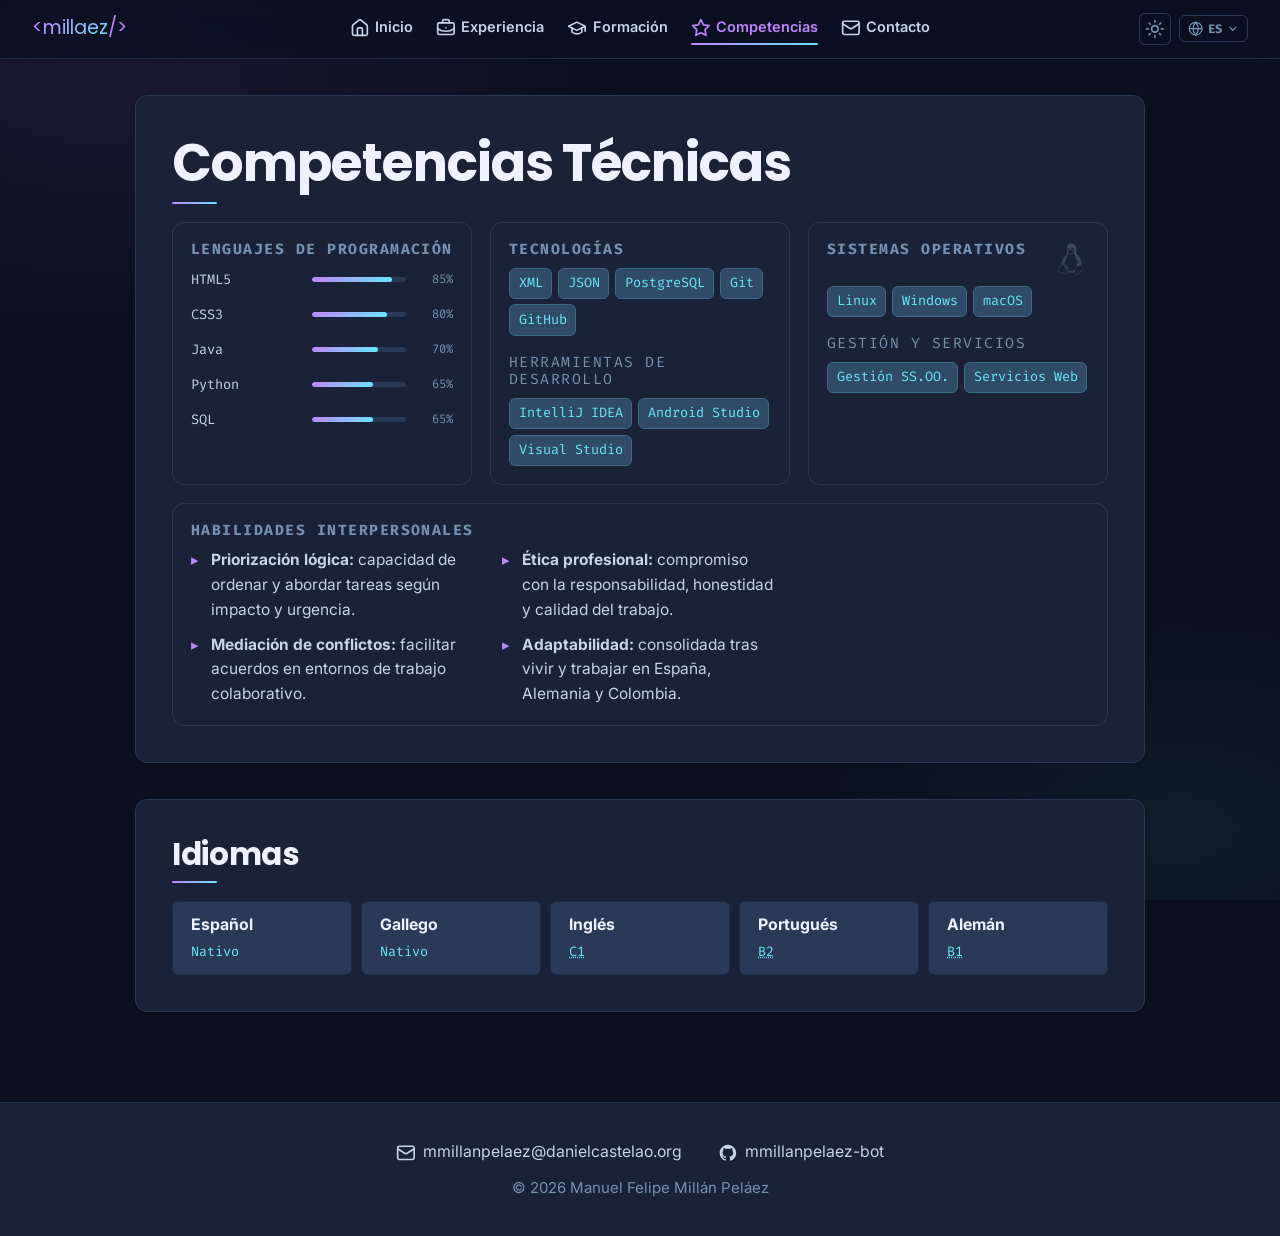
<file: skills.html>
<!doctype html>
<html lang="es">
  <head>
    <meta charset="UTF-8" />
    <meta
      name="viewport"
      content="width=device-width, initial-scale=1.0, maximum-scale=5.0, user-scalable=yes"
    />
    <meta
      name="description"
      content="Felipe Millán — Competencias técnicas, idiomas y habilidades interpersonales."
    />
    <title>Milláez | Competencias</title>
    <link rel="preconnect" href="https://fonts.googleapis.com" />
    <link rel="preconnect" href="https://fonts.gstatic.com" crossorigin />
    <link
      rel="stylesheet"
      href="https://fonts.googleapis.com/css2?family=Fira+Code:wght@400&family=Inter:wght@400&family=Poppins:wght@700&display=swap"
    />
    <link rel="stylesheet" href="css/style.css" />
    <link rel="icon" type="image/svg+xml" href="assets/icons/favicon.svg" />
  </head>
  <body>
    <!-- Skip link — visually hidden off-screen, becomes visible on keyboard focus (WAVE friendly). -->
    <a class="skip-link" href="#main-content">
      <span class="lang-es">Saltar al contenido principal</span>
      <span class="lang-en">Skip to main content</span>
      <span class="lang-gl">Saltar ao contido principal</span>
      <span class="lang-de">Zum Hauptinhalt springen</span>
    </a>

    <header class="main-header">
      <nav class="main-nav" aria-label="Main navigation">
        <!--
          Brand: uses aria-label "Portfolio de Milláez"
          to distinguish it from the "Inicio" nav link (same href on
          index.html) — (WCAG).
        -->
        <a
          href="index.html"
          class="nav-brand"
          aria-label="Portfolio de Milláez — Ir al inicio"
        >
          <span class="logo-bracket" aria-hidden="true">&lt;</span>
          <span class="logo-text">millaez</span>
          <span class="logo-bracket" aria-hidden="true">/&gt;</span>
        </a>

        <!-- Hamburger toggle: hidden checkbox toggles .nav-menu and .lang-dropdown on :checked -->
        <input type="checkbox" id="menu-toggle" class="sr-only" />

        <ul class="nav-menu" role="list">
          <li>
            <a href="index.html" class="nav-link">
              <svg class="icon" aria-hidden="true">
                <use href="assets/icons/icons.svg#home-icon" />
              </svg>
              <span class="lang-es">Inicio</span
              ><span class="lang-en">Home</span
              ><span class="lang-gl">Inicio</span
              ><span class="lang-de">Startseite</span>
            </a>
          </li>
          <li>
            <a href="experience.html" class="nav-link">
              <svg class="icon" aria-hidden="true">
                <use href="assets/icons/icons.svg#experience-icon" />
              </svg>
              <span class="lang-es">Experiencia</span
              ><span class="lang-en">Experience</span
              ><span class="lang-gl">Experiencia</span
              ><span class="lang-de">Erfahrung</span>
            </a>
          </li>
          <li>
            <a href="education.html" class="nav-link">
              <svg class="icon" aria-hidden="true">
                <use href="assets/icons/icons.svg#education-icon" />
              </svg>
              <span class="lang-es">Formación</span
              ><span class="lang-en">Education</span
              ><span class="lang-gl">Formación</span
              ><span class="lang-de">Ausbildung</span>
            </a>
          </li>
          <li>
            <a href="skills.html" class="nav-link active" aria-current="page">
              <svg class="icon" aria-hidden="true">
                <use href="assets/icons/icons.svg#skills-icon" />
              </svg>
              <span class="lang-es">Competencias</span
              ><span class="lang-en">Skills</span
              ><span class="lang-gl">Competencias</span
              ><span class="lang-de">Kompetenzen</span>
            </a>
          </li>
          <li>
            <a href="contact.html" class="nav-link">
              <svg class="icon" aria-hidden="true">
                <use href="assets/icons/icons.svg#contact-icon" />
              </svg>
              <span class="lang-es">Contacto</span
              ><span class="lang-en">Contact</span
              ><span class="lang-gl">Contacto</span
              ><span class="lang-de">Kontakt</span>
            </a>
          </li>
        </ul>

        <div class="nav-controls">
          <!-- Theme toggle -->
          <input type="checkbox" id="theme-toggle" class="sr-only" />
          <label
            for="theme-toggle"
            class="theme-toggle-label"
            aria-label="Cambiar tema claro/oscuro"
          >
            <svg class="icon icon-sun" aria-hidden="true">
              <use href="assets/icons/icons.svg#sun-icon" />
            </svg>
            <svg class="icon icon-moon" aria-hidden="true">
              <use href="assets/icons/icons.svg#moon-icon" />
            </svg>
          </label>

          <!--
            Language selector: custom dropdown with radio buttons and CSS :has()
            for interactivity, no JavaScript. WCAG compliant.
          -->
          <div class="lang-dropdown" aria-label="Selector de idioma">
            <button
              class="lang-dropdown__trigger"
              type="button"
              aria-label="Idioma seleccionado: Español — abrir selector"
            >
              <svg
                class="icon"
                aria-hidden="true"
                style="width: 0.85rem; height: 0.85rem"
              >
                <use href="assets/icons/icons.svg#globe-icon" />
              </svg>
              <span class="lang-es" aria-hidden="true">ES</span>
              <span class="lang-en" aria-hidden="true">EN</span>
              <span class="lang-gl" aria-hidden="true">GL</span>
              <span class="lang-de" aria-hidden="true">DE</span>
              <svg class="icon lang-chevron" aria-hidden="true">
                <use href="assets/icons/icons.svg#chevron-down-icon" />
              </svg>
            </button>

            <div class="lang-dropdown__menu">
              <input type="radio" name="lang" id="lang-es" class="sr-only" />
              <label for="lang-es">
                <span class="lang-code">ES</span>Español
                <svg class="icon check-icon" aria-hidden="true">
                  <use href="assets/icons/icons.svg#check-icon" />
                </svg>
              </label>
              <input type="radio" name="lang" id="lang-en" class="sr-only" />
              <label for="lang-en">
                <span class="lang-code">EN</span>English
                <svg class="icon check-icon" aria-hidden="true">
                  <use href="assets/icons/icons.svg#check-icon" />
                </svg>
              </label>
              <input type="radio" name="lang" id="lang-gl" class="sr-only" />
              <label for="lang-gl">
                <span class="lang-code">GL</span>Galego
                <svg class="icon check-icon" aria-hidden="true">
                  <use href="assets/icons/icons.svg#check-icon" />
                </svg>
              </label>
              <input type="radio" name="lang" id="lang-de" class="sr-only" />
              <label for="lang-de">
                <span class="lang-code">DE</span>Deutsch
                <svg class="icon check-icon" aria-hidden="true">
                  <use href="assets/icons/icons.svg#check-icon" />
                </svg>
              </label>
            </div>
          </div>

          <!-- Hamburger: LAST in .nav-controls → always rightmost -->
          <label
            for="menu-toggle"
            class="menu-toggle"
            aria-label="Abrir/cerrar menú de navegación"
          >
            <svg class="icon" aria-hidden="true">
              <use href="assets/icons/icons.svg#menu-icon" />
            </svg>
          </label>
        </div>
      </nav>
    </header>

    <main class="main-content" id="main-content">
      <section class="card" aria-labelledby="tech-heading">
        <h1 id="tech-heading">
          <span class="lang-es">Competencias Técnicas</span
          ><span class="lang-en">Technical Skills</span
          ><span class="lang-gl">Competencias Técnicas</span
          ><span class="lang-de">Technische Kompetenzen</span>
        </h1>

        <!--
          Skills grid: 3-column CSS Grid layout (skills-grid) with gap and
          responsive adjustments. Each card (skill-group) has a header and
          content. Semantic HTML lists used for screen readers and structure.
        -->
        <div class="skills-grid">
          <!-- Card 1: Programming language skill bars (Flexbox) -->
          <div class="skill-group">
            <h2 class="skill-label">
              <span class="lang-es">Lenguajes de Programación</span
              ><span class="lang-en">Programming Languages</span
              ><span class="lang-gl">Linguaxes de Programación</span
              ><span class="lang-de">Programmiersprachen</span>
            </h2>
            <ul class="skill-bars" role="list">
              <li class="skill-bar">
                <span class="skill-bar__name">HTML5</span>
                <div
                  class="skill-bar__track"
                  role="progressbar"
                  aria-valuenow="85"
                  aria-valuemin="0"
                  aria-valuemax="100"
                  aria-label="HTML5 — 85%"
                >
                  <div class="skill-bar__fill" style="--pct: 85%"></div>
                </div>
                <span class="skill-bar__pct" aria-hidden="true">85%</span>
              </li>
              <li class="skill-bar">
                <span class="skill-bar__name">CSS3</span>
                <div
                  class="skill-bar__track"
                  role="progressbar"
                  aria-valuenow="80"
                  aria-valuemin="0"
                  aria-valuemax="100"
                  aria-label="CSS3 — 80%"
                >
                  <div class="skill-bar__fill" style="--pct: 80%"></div>
                </div>
                <span class="skill-bar__pct" aria-hidden="true">80%</span>
              </li>
              <li class="skill-bar">
                <span class="skill-bar__name">Java</span>
                <div
                  class="skill-bar__track"
                  role="progressbar"
                  aria-valuenow="70"
                  aria-valuemin="0"
                  aria-valuemax="100"
                  aria-label="Java — 70%"
                >
                  <div class="skill-bar__fill" style="--pct: 70%"></div>
                </div>
                <span class="skill-bar__pct" aria-hidden="true">70%</span>
              </li>
              <li class="skill-bar">
                <span class="skill-bar__name">Python</span>
                <div
                  class="skill-bar__track"
                  role="progressbar"
                  aria-valuenow="65"
                  aria-valuemin="0"
                  aria-valuemax="100"
                  aria-label="Python — 65%"
                >
                  <div class="skill-bar__fill" style="--pct: 65%"></div>
                </div>
                <span class="skill-bar__pct" aria-hidden="true">65%</span>
              </li>
              <li class="skill-bar">
                <span class="skill-bar__name">SQL</span>
                <div
                  class="skill-bar__track"
                  role="progressbar"
                  aria-valuenow="65"
                  aria-valuemin="0"
                  aria-valuemax="100"
                  aria-label="SQL — 65%"
                >
                  <div class="skill-bar__fill" style="--pct: 65%"></div>
                </div>
                <span class="skill-bar__pct" aria-hidden="true">65%</span>
              </li>
            </ul>
          </div>

          <!-- Card 2: Technology tags -->
          <div class="skill-group">
            <h2 class="skill-label">
              <span class="lang-es">Tecnologías</span
              ><span class="lang-en">Technologies</span
              ><span class="lang-gl">Tecnoloxías</span
              ><span class="lang-de">Technologien</span>
            </h2>
            <ul class="tag-list" role="list">
              <li>XML</li>
              <li>JSON</li>
              <li>PostgreSQL</li>
              <li>Git</li>
              <li>GitHub</li>
            </ul>
            <p class="skill-label" style="margin-top: 1rem">
              <span class="lang-es">Herramientas de Desarrollo</span
              ><span class="lang-en">Development Tools</span
              ><span class="lang-gl">Ferramentas de Desenvolvemento</span
              ><span class="lang-de">Entwicklungswerkzeuge</span>
            </p>
            <ul class="tag-list" role="list">
              <li>IntelliJ IDEA</li>
              <li>Android Studio</li>
              <li>Visual Studio</li>
            </ul>
          </div>

          <!-- Card 3: OS & Systems with Tux mascot -->
          <div class="skill-group">
            <div class="skill-group__header">
              <h2 class="skill-label">
                <span class="lang-es">Sistemas Operativos</span
                ><span class="lang-en">Operating Systems</span
                ><span class="lang-gl">Sistemas Operativos</span
                ><span class="lang-de">Betriebssysteme</span>
              </h2>
              <svg
                class="icon icon--solid skill-group__mascot"
                role="img"
                aria-label="Tux — Linux mascot"
              >
                <use href="assets/icons/icons.svg#tux-icon" />
              </svg>
            </div>
            <ul class="tag-list" role="list">
              <li>Linux</li>
              <li>Windows</li>
              <li>macOS</li>
            </ul>
            <p class="skill-label" style="margin-top: 1rem">
              <span class="lang-es">Gestión y Servicios</span
              ><span class="lang-en">Management &amp; Services</span
              ><span class="lang-gl">Xestión e Servizos</span
              ><span class="lang-de">Verwaltung &amp; Dienste</span>
            </p>
            <ul class="tag-list" role="list">
              <li>
                <span class="lang-es">Gestión SS.OO.</span
                ><span class="lang-en">OS Management</span
                ><span class="lang-gl">Xestión SS.OO.</span
                ><span class="lang-de">BS-Verwaltung</span>
              </li>
              <li>
                <span class="lang-es">Servicios Web</span
                ><span class="lang-en">Web Services</span
                ><span class="lang-gl">Servizos Web</span
                ><span class="lang-de">Webdienste</span>
              </li>
            </ul>
          </div>

          <!-- Card 4: Soft Skills — spans all 3 columns via CSS -->
          <div class="skill-group">
            <h2 class="skill-label">
              <span class="lang-es">Habilidades Interpersonales</span
              ><span class="lang-en">Interpersonal Skills</span
              ><span class="lang-gl">Habilidades Interpersoais</span
              ><span class="lang-de">Interpersonelle Kompetenzen</span>
            </h2>
            <ul class="soft-list" role="list">
              <li>
                <span class="lang-es"
                  ><strong>Priorización lógica:</strong> capacidad de ordenar y
                  abordar tareas según impacto y urgencia.</span
                >
                <span class="lang-en"
                  ><strong>Logical prioritisation:</strong> ability to order and
                  tackle tasks by impact and urgency.</span
                >
                <span class="lang-gl"
                  ><strong>Priorización lóxica:</strong> capacidade de ordenar e
                  abordar tarefas segundo impacto e urxencia.</span
                >
                <span class="lang-de"
                  ><strong>Logische Priorisierung:</strong> Fähigkeit, Aufgaben
                  nach Wirkung und Dringlichkeit zu ordnen.</span
                >
              </li>
              <li>
                <span class="lang-es"
                  ><strong>Mediación de conflictos:</strong> facilitar acuerdos
                  en entornos de trabajo colaborativo.</span
                >
                <span class="lang-en"
                  ><strong>Conflict mediation:</strong> facilitating agreements
                  in collaborative working environments.</span
                >
                <span class="lang-gl"
                  ><strong>Mediación de conflitos:</strong> facilitar acordos en
                  contornos de traballo colaborativo.</span
                >
                <span class="lang-de"
                  ><strong>Konfliktmediation:</strong> Einigungen in
                  kollaborativen Arbeitsumgebungen fördern.</span
                >
              </li>
              <li>
                <span class="lang-es"
                  ><strong>Ética profesional:</strong> compromiso con la
                  responsabilidad, honestidad y calidad del trabajo.</span
                >
                <span class="lang-en"
                  ><strong>Professional ethics:</strong> commitment to
                  responsibility, honesty and quality work.</span
                >
                <span class="lang-gl"
                  ><strong>Ética profesional:</strong> compromiso coa
                  responsabilidade, honestidade e calidade.</span
                >
                <span class="lang-de"
                  ><strong>Berufsethik:</strong> Verpflichtung zu Verantwortung,
                  Ehrlichkeit und Qualität.</span
                >
              </li>
              <li>
                <span class="lang-es"
                  ><strong>Adaptabilidad:</strong> consolidada tras vivir y
                  trabajar en España, Alemania y Colombia.</span
                >
                <span class="lang-en"
                  ><strong>Adaptability:</strong> consolidated after living and
                  working in Spain, Germany and Colombia.</span
                >
                <span class="lang-gl"
                  ><strong>Adaptabilidade:</strong> consolidada tras vivir e
                  traballar en España, Alemaña e Colombia.</span
                >
                <span class="lang-de"
                  ><strong>Anpassungsfähigkeit:</strong> gestärkt durch Leben
                  und Arbeiten in Spanien, Deutschland und Kolumbien.</span
                >
              </li>
            </ul>
          </div>
        </div>
      </section>

      <!-- Language skills — semantic definition list (h2 here, no hierarchy skip) -->
      <section class="card" aria-labelledby="lang-skills-heading">
        <h2 id="lang-skills-heading">
          <span class="lang-es">Idiomas</span
          ><span class="lang-en">Language Skills</span
          ><span class="lang-gl">Idiomas</span
          ><span class="lang-de">Sprachkenntnisse</span>
        </h2>
        <dl class="lang-skills-grid">
          <div class="lang-item">
            <dt>
              <span class="lang-es">Español</span
              ><span class="lang-en">Spanish</span
              ><span class="lang-gl">Español</span
              ><span class="lang-de">Spanisch</span>
            </dt>
            <dd>
              <span class="lang-es">Nativo</span
              ><span class="lang-en">Native</span
              ><span class="lang-gl">Nativo</span
              ><span class="lang-de">Muttersprache</span>
            </dd>
          </div>
          <div class="lang-item">
            <dt>
              <span class="lang-es">Gallego</span
              ><span class="lang-en">Galician</span
              ><span class="lang-gl">Galego</span
              ><span class="lang-de">Galicisch</span>
            </dt>
            <dd>
              <span class="lang-es">Nativo</span
              ><span class="lang-en">Native</span
              ><span class="lang-gl">Nativo</span
              ><span class="lang-de">Muttersprache</span>
            </dd>
          </div>
          <div class="lang-item">
            <dt>
              <span class="lang-es">Inglés</span
              ><span class="lang-en">English</span
              ><span class="lang-gl">Inglés</span
              ><span class="lang-de">Englisch</span>
            </dt>
            <dd>
              <abbr title="Common European Framework — C1 Advanced">C1</abbr>
            </dd>
          </div>
          <div class="lang-item">
            <dt>
              <span class="lang-es">Portugués</span
              ><span class="lang-en">Portuguese</span
              ><span class="lang-gl">Portugués</span
              ><span class="lang-de">Portugiesisch</span>
            </dt>
            <dd>
              <abbr title="Common European Framework — B2 Upper Intermediate"
                >B2</abbr
              >
            </dd>
          </div>
          <div class="lang-item">
            <dt>
              <span class="lang-es">Alemán</span
              ><span class="lang-en">German</span
              ><span class="lang-gl">Alemán</span
              ><span class="lang-de">Deutsch</span>
            </dt>
            <dd>
              <abbr title="Common European Framework — B1 Threshold">B1</abbr>
            </dd>
          </div>
        </dl>
      </section>
    </main>

    <footer class="main-footer" role="contentinfo">
      <div class="footer-container">
        <address class="footer-links">
          <a href="mailto:mmillanpelaez@danielcastelao.org">
            <svg class="icon" aria-hidden="true">
              <use href="assets/icons/icons.svg#contact-icon" />
            </svg>
            mmillanpelaez@danielcastelao.org
          </a>
          <a
            href="https://github.com/mmillanpelaez-bot"
            target="_blank"
            rel="noopener noreferrer"
          >
            <svg class="icon icon--solid" aria-hidden="true">
              <use href="assets/icons/icons.svg#github-icon" />
            </svg>
            mmillanpelaez-bot
          </a>
        </address>
        <small
          >&copy; <time datetime="2026">2026</time> Manuel Felipe Millán
          Peláez</small
        >
      </div>
    </footer>
  </body>
</html>
</file>
<file: css/style.css>
/* ============================================================
 * TABLE OF CONTENTS
 * ============================================================
 *  1.  Color Palette Documentation
 *  2.  CSS Custom Properties — Dark Theme (default)
 *  3.  Light Theme Overrides  (:has — no JS)
 *  4.  Language Visibility System  (4 radio buttons)
 *  5.  Theme Icon Visibility
 *  6.  Reset & Base
 *  7.  Focus & Accessibility
 *  8.  Body — Sticky Footer (flex column)
 *  9.  Background Decorative Gradient
 * 10.  Typography
 * 11.  SVG Icons  (.icon / .icon--solid BEM)
 * 12.  Main Layout
 * 13.  Cards
 * 14.  Header & Navigation
 *       14a. Main nav — CSS Grid 3-column (brand | menu | controls)
 *       14b. Brand / Logo
 *       14c. Nav Menu (links list)
 *       14d. Active Page Indicator
 *       14e. Nav Controls group
 *       14f. Theme Toggle
 *       14g. Language Dropdown
 *       14h. Hamburger Toggle
 * 15.  Index Page
 *       15a. Hero Section  (Flexbox)
 *       15b. Quick-Links Grid  (CSS Grid 2×2)
 *       15c. Blockquote
 *       15d. Interests Grid
 * 16.  CV Entries  (experience / education)
 * 17.  Education Grid
 * 18.  Skills Page
 *       18a. Skills Grid  (CSS Grid)
 *       18b. Skill Bars  (Flexbox)
 *       18c. Language Skills  (<dl>)
 *       18d. Technology Tags
 *       18e. Soft Skills
 *       18f. Tux Mascot Decoration
 *       18g. Skill-group header
 * 19.  Contact Page
 * 20.  Footer
 * 21.  Responsive Breakpoints
 *       21a. ≥2560px  — 4K / large TV
 *       21b. ≤1440px  — large desktop
 *       21c. ≤1100px  — small desktop / tablet landscape
 *       21d. ≤768px   — tablet portrait / mobile (switch to flex nav)
 *       21e. ≤480px   — small mobile
 *       21f. ≤360px   — very small / Nokia-class
 *       21g. prefers-reduced-motion
 * ============================================================ */

/* ============================================================
 * 1. COLOR PALETTE DOCUMENTATION
 * ============================================================
 * Three main colors (+ backgrounds, text, which don't count):
 *
 * DARK THEME
 *   --color-primary  : #c084fc  Purple   — headings, active states, borders
 *   --color-secondary: #67e8f9  Cyan     — code tags, skill bars, metadata
 *   --color-accent   : #fbbf24  Amber    — highlights, CTAs
 *
 * LIGHT THEME  (WCAG AA contrast on white/cream)
 *   --color-primary  : #b45309  Amber-700
 *   --color-secondary: #047857  Emerald-700
 *   --color-accent   : #d97706  Amber-600
 * ============================================================ */

/* ============================================================
 * 2. CSS CUSTOM PROPERTIES — DARK THEME (default)
 * ============================================================ */
:root {
  /* Main colors */
  --color-primary: #c084fc;
  --color-secondary: #67e8f9;
  --color-accent: #fbbf24;

  /* Backgrounds */
  --bg-page: #0b1120;
  --bg-card: #192236;
  --bg-hover: #2a3a56;
  --bg-input: #0f1829;
  --border: #2a3a56;
  --border-subtle: #1c2d45;

  /* Text */
  --text-primary: #eef2ff;
  --text-secondary: #c5d3eb;
  --text-muted: #7691b0;

  /* Nav with glass effect */
  --nav-bg: rgba(11, 17, 32, 0.82);
  --nav-mobile-bg: rgba(11, 17, 32, 0.97);
  --nav-height: 3.25rem;

  /* Shadows */
  --shadow-xs: 0 1px 3px rgba(0, 0, 0, 0.3);
  --shadow-sm: 0 2px 8px rgba(0, 0, 0, 0.35);
  --shadow-md: 0 6px 20px rgba(0, 0, 0, 0.45);
  --shadow-lg: 0 16px 40px rgba(0, 0, 0, 0.55);

  /* Gradients */
  --gradient-primary: linear-gradient(
    135deg,
    var(--color-primary),
    var(--color-secondary)
  );
  --gradient-accent: linear-gradient(
    135deg,
    var(--color-secondary),
    var(--color-accent)
  );

  /* Glow */
  --glow-primary: 0 0 22px rgba(192, 132, 252, 0.22);

  /* Spacing */
  --gap-xs: 0.5rem;
  --gap-sm: 1rem;
  --gap-md: 2rem;
  --gap-lg: 3rem;

  /* Transitions */
  --t-fast: 0.15s ease;
  --t-normal: 0.25s ease;

  /* Fonts */
  --font-heading: "Poppins", sans-serif;
  --font-body: "Inter", sans-serif;
  --font-code: "Fira Code", monospace;

  /* Radii */
  --radius-sm: 6px;
  --radius-md: 12px;
  --radius-lg: 20px;
}

/* ============================================================
 * 3. LIGHT THEME OVERRIDES
 *    Activated when #theme-toggle checkbox is checked.
 *    Uses :has() — pure CSS, no JavaScript.
 *    Warm amber+emerald palette on parchment background.
 * ============================================================ */
body:has(#theme-toggle:checked) {
  /* Main colors (high-contrast on light backgrounds) */
  --color-primary: #b45309; /* amber-700 */
  --color-secondary: #603e25; /* orange-700 */
  --color-accent: #332b25; /* amber-600 */

  /* Gradients redefined here for compatibility with older browsers. */
  --gradient-primary: linear-gradient(
    135deg,
    var(--color-primary),
    var(--color-secondary)
  );
  --gradient-accent: linear-gradient(
    135deg,
    var(--color-secondary),
    var(--color-accent)
  );

  /* Warm parchment backgrounds */
  --bg-page: #fdfaf5;
  --bg-card: #ffffff;
  --bg-hover: #fef6e8;
  --bg-input: #ffffff;
  --border: #e5d5b0;
  --border-subtle: #f0e5cc;

  /* Warm brown text */
  --text-primary: #1c0d00;
  --text-secondary: #4a3010;
  --text-muted: #8a6020;

  /* Warm nav */
  --nav-bg: rgba(253, 250, 245, 0.92);
  --nav-mobile-bg: rgba(253, 250, 245, 0.99);

  /* Lighter shadows for light backgrounds */
  --shadow-xs: 0 1px 3px rgba(0, 0, 0, 0.07);
  --shadow-sm: 0 2px 8px rgba(0, 0, 0, 0.09);
  --shadow-md: 0 6px 20px rgba(0, 0, 0, 0.11);
  --shadow-lg: 0 16px 40px rgba(0, 0, 0, 0.14);

  /* Warm amber glow */
  --glow-primary: 0 0 22px rgba(180, 83, 9, 0.14);
}

/* ============================================================
 * 4. LANGUAGE VISIBILITY SYSTEM
 *    4 radio inputs (name="lang") control which .lang-XX
 *    spans are visible. Default (nothing checked) = Spanish.
 * ============================================================ */
.lang-es {
  display: revert;
}
.lang-en {
  display: none;
}
.lang-gl {
  display: none;
}
.lang-de {
  display: none;
}

body:has(#lang-es:checked) .lang-es {
  display: revert;
}
body:has(#lang-es:checked) .lang-en {
  display: none;
}
body:has(#lang-es:checked) .lang-gl {
  display: none;
}
body:has(#lang-es:checked) .lang-de {
  display: none;
}

body:has(#lang-en:checked) .lang-es {
  display: none;
}
body:has(#lang-en:checked) .lang-en {
  display: revert;
}
body:has(#lang-en:checked) .lang-gl {
  display: none;
}
body:has(#lang-en:checked) .lang-de {
  display: none;
}

body:has(#lang-gl:checked) .lang-es {
  display: none;
}
body:has(#lang-gl:checked) .lang-en {
  display: none;
}
body:has(#lang-gl:checked) .lang-gl {
  display: revert;
}
body:has(#lang-gl:checked) .lang-de {
  display: none;
}

body:has(#lang-de:checked) .lang-es {
  display: none;
}
body:has(#lang-de:checked) .lang-en {
  display: none;
}
body:has(#lang-de:checked) .lang-gl {
  display: none;
}
body:has(#lang-de:checked) .lang-de {
  display: revert;
}

/* ============================================================
 * 5. THEME ICON VISIBILITY
 *    Sun shown in dark mode (click → go light).
 *    Moon shown in light mode (click → go dark).
 * ============================================================ */
.icon-sun {
  display: block;
}
.icon-moon {
  display: none;
}

body:has(#theme-toggle:checked) .icon-sun {
  display: none;
}
body:has(#theme-toggle:checked) .icon-moon {
  display: block;
}

/* ============================================================
 * 6. RESET & BASE
 * ============================================================ */
*,
*::before,
*::after {
  box-sizing: border-box;
  margin: 0;
  padding: 0;
}

html {
  scroll-behavior: smooth;
  -webkit-text-size-adjust: 100%;
  /* Fluid font: 13px (Nokia) → 16px (desktop) → 18px (4K) */
  font-size: clamp(13px, 0.7vw + 0.6rem, 18px);
}

img {
  max-width: 100%;
  height: auto;
  display: block;
}

a {
  color: var(--color-primary);
  transition: color var(--t-fast);
}

a:hover {
  color: var(--color-secondary);
}

abbr[title] {
  text-decoration: underline dotted;
  cursor: help;
}

/* ============================================================
 * 6b. SCREEN-READER ONLY & SKIP LINK
 *     .sr-only  — visually hidden but remains in the tab order
 *                 and is readable by screen readers.
 *                 Use for checkboxes that CSS :has() reads.
 *     .skip-link — appears on :focus so keyboard users can jump
 *                  straight to main content past the nav.
 * ============================================================ */
.sr-only {
  position: absolute;
  width: 1px;
  height: 1px;
  padding: 0;
  margin: -1px;
  overflow: hidden;
  clip: rect(0, 0, 0, 0);
  white-space: nowrap;
  border: 0;
}

.skip-link {
  position: absolute;
  top: -100%;
  left: 1rem;
  z-index: 9999;
  background: var(--color-primary);
  color: #fff;
  padding: 0.45rem 1rem;
  border-radius: 0 0 var(--radius-sm) var(--radius-sm);
  font-weight: 700;
  font-size: 0.88rem;
  text-decoration: none;
  transition: top var(--t-fast);
}

.skip-link:focus-visible {
  top: 0;
}

/* ============================================================
 * 7. FOCUS & ACCESSIBILITY
 * ============================================================ */
:focus-visible {
  outline: 2px solid var(--color-primary);
  outline-offset: 3px;
  border-radius: var(--radius-sm);
}

:focus:not(:focus-visible) {
  outline: none;
}

/* ============================================================
 * 8. BODY — STICKY FOOTER
 *    body is a flex column; .main-content grows (flex:1)
 *    to push .main-footer to the bottom of the viewport.
 *    body::before and .main-header are position:fixed →
 *    removed from flex flow → don't affect layout.
 * ============================================================ */
body {
  display: flex;
  flex-direction: column;
  min-height: 100vh;
  min-height: 100dvh; /* dynamic viewport height for mobile browsers */

  font-family: var(--font-body);
  background-color: var(--bg-page);
  color: var(--text-primary);
  line-height: 1.7;
  overflow-x: hidden;
  transition:
    background-color var(--t-normal),
    color var(--t-normal);
}

body > * {
  position: relative;
  z-index: 1;
}

/* ============================================================
 * 9. BACKGROUND DECORATIVE GRADIENT
 *    Subtle radial blobs for depth — position:fixed so they
 *    cover the entire viewport regardless of scroll / content.
 * ============================================================ */
body::before {
  content: "";
  position: fixed;
  inset: 0;
  z-index: 0;
  pointer-events: none;
  background:
    radial-gradient(
      ellipse 75% 55% at 8% 8%,
      rgba(192, 132, 252, 0.07) 0%,
      transparent 55%
    ),
    radial-gradient(
      ellipse 55% 45% at 92% 92%,
      rgba(103, 232, 249, 0.05) 0%,
      transparent 55%
    ),
    radial-gradient(
      ellipse 40% 40% at 50% 50%,
      rgba(251, 191, 36, 0.02) 0%,
      transparent 60%
    );
}

body:has(#theme-toggle:checked)::before {
  background:
    radial-gradient(
      ellipse 75% 55% at 8% 8%,
      rgba(180, 83, 9, 0.07) 0%,
      transparent 55%
    ),
    radial-gradient(
      ellipse 55% 45% at 92% 92%,
      rgba(4, 120, 87, 0.05) 0%,
      transparent 55%
    ),
    radial-gradient(
      ellipse 40% 40% at 50% 50%,
      rgba(253, 186, 0, 0.03) 0%,
      transparent 60%
    );
}

/* ============================================================
 * 10. TYPOGRAPHY
 * ============================================================ */
h1,
h2,
h3 {
  font-family: var(--font-heading);
  line-height: 1.2;
}

h1 {
  font-size: clamp(1.7rem, 3.5vw + 0.4rem, 3rem);
  margin-bottom: var(--gap-sm);
  letter-spacing: -0.02em;
}

h2 {
  font-size: clamp(1.15rem, 2vw + 0.3rem, 1.8rem);
  margin-bottom: var(--gap-sm);
  letter-spacing: -0.01em;
}

h3 {
  font-size: clamp(0.68rem, 0.9vw + 0.3rem, 0.82rem);
  font-family: var(--font-code);
  color: var(--text-muted);
  text-transform: uppercase;
  letter-spacing: 0.1em;
  margin-bottom: var(--gap-xs);
}

p {
  color: var(--text-secondary);
  margin-bottom: var(--gap-sm);
  max-width: 66ch;
}

p:last-child {
  margin-bottom: 0;
}

/* ============================================================
 * 11. SVG ICONS — BEM MODIFIER PATTERN
 *   .icon           stroke-based (default for most icons)
 *   .icon.icon--solid  fill-based (GitHub, Tux, etc.)
 * ============================================================ */
.icon {
  width: 1.1rem;
  height: 1.1rem;
  flex-shrink: 0;
  vertical-align: middle;
  fill: none;
  stroke: currentColor;
  stroke-width: 2;
  stroke-linecap: round;
  stroke-linejoin: round;
}

.icon.icon--solid {
  fill: currentColor;
  stroke: none;
}

/* ============================================================
 * 12. MAIN LAYOUT
 * ============================================================ */
.main-content {
  flex: 1; /* grows to push footer down (sticky footer) */
  max-width: 1100px;
  width: 100%;
  margin: 0 auto;
  padding: calc(var(--nav-height) + 2rem) clamp(1rem, 4vw, 2.5rem) var(--gap-lg);
}

/*
  Sections that are NOT .card (e.g. quicklinks section on index)
  still need a bottom gap so they don't collapse against the next card.
  .card already sets its own margin-bottom.
*/
.main-content > section:not(.card) {
  margin-bottom: var(--gap-md);
}

/* ============================================================
 * 13. CARDS
 * ============================================================ */
.card {
  background: var(--bg-card);
  border-radius: var(--radius-md);
  border: 1px solid var(--border);
  box-shadow: var(--shadow-xs);
  padding: var(--gap-md);
  margin-bottom: var(--gap-md);
  transition:
    background-color var(--t-normal),
    border-color var(--t-fast),
    box-shadow var(--t-fast);
}

.card:hover {
  border-color: color-mix(in srgb, var(--color-primary) 45%, var(--border));
  box-shadow: var(--shadow-sm), var(--glow-primary);
}

/* Gradient accent bar under first heading inside a card */
.card h1::after,
.card > h2::after {
  content: "";
  display: block;
  width: 2.5rem;
  height: 2px;
  margin-top: 0.45rem;
  background: var(--gradient-primary);
  border-radius: 2px;
}

/* ============================================================
 * 14. HEADER & NAVIGATION
 * ============================================================ */
.main-header {
  position: fixed;
  top: 0;
  left: 0;
  width: 100%;
  height: var(--nav-height);
  background: var(--nav-bg);
  backdrop-filter: blur(18px) saturate(180%);
  -webkit-backdrop-filter: blur(18px) saturate(180%);
  border-bottom: 1px solid var(--border-subtle);
  z-index: 1000;
  transition:
    background-color var(--t-normal),
    border-color var(--t-normal);
}

/* ── 14a. CSS Grid 3-column: [brand] [nav-menu (centered)] [controls] ── */
.main-nav {
  display: grid;
  /* minmax(0,1fr) ensures equal columns regardless of content width */
  grid-template-columns: minmax(0, 1fr) auto minmax(0, 1fr);
  align-items: center;
  height: 100%;
  max-width: 1440px;
  margin: 0 auto;
  padding: 0 clamp(1rem, 3vw, 2.5rem);
  gap: var(--gap-xs);
}

/* Hidden checkbox: position:absolute → removed from grid flow */
/* .menu-toggle uses .sr-only class in HTML — keeps keyboard focus
   while being visually hidden (WAVE-compliant). */

/* ── 14b. Brand / Logo (grid col 1, left-aligned) ── */
.nav-brand {
  display: flex;
  align-items: center;
  text-decoration: none;
  font-family: var(--font-heading);
  font-size: clamp(0.9rem, 1.5vw, 1.2rem);
  white-space: nowrap;
  justify-self: start;
}

.logo-bracket {
  color: var(--color-primary);
}

.logo-text {
  background: var(--gradient-primary);
  -webkit-background-clip: text;
  -webkit-text-fill-color: transparent;
  background-clip: text;
}

/* ── 14c. Nav Menu (grid col 2, auto-centered) ── */
.nav-menu {
  display: flex;
  align-items: center;
  gap: clamp(0.25rem, 1.8vw, 1.5rem);
  list-style: none;
  justify-self: center;
}

.nav-link {
  display: flex;
  align-items: center;
  gap: 0.3rem;
  text-decoration: none;
  color: var(--text-secondary);
  font-weight: 600;
  font-size: clamp(0.72rem, 0.85vw + 0.2rem, 0.88rem);
  white-space: nowrap;
  transition: color var(--t-fast);
  position: relative;
  padding-bottom: 2px;
}

.nav-link:hover {
  color: var(--color-primary);
}

/* ── 14d. Active page indicator ── */
.nav-link.active,
.nav-link[aria-current="page"] {
  color: var(--color-primary);
}

.nav-link.active::after,
.nav-link[aria-current="page"]::after {
  content: "";
  position: absolute;
  bottom: -3px;
  left: 0;
  width: 100%;
  height: 2px;
  background: var(--gradient-primary);
  border-radius: 2px;
}

/* ── 14e. Nav Controls group (grid col 3, right-aligned) ── */
.nav-controls {
  display: flex;
  align-items: center;
  gap: 0.45rem;
  justify-self: end;
  flex-shrink: 0;
}

/* ── 14f. Theme Toggle ── */
/* .theme-checkbox uses .sr-only class in HTML — same rationale. */

.theme-toggle-label {
  display: flex;
  align-items: center;
  justify-content: center;
  background: transparent;
  border: 1px solid var(--border);
  border-radius: var(--radius-sm);
  color: var(--text-muted);
  cursor: pointer;
  padding: 0.28rem;
  transition:
    color var(--t-fast),
    border-color var(--t-fast),
    background-color var(--t-fast);
}

.theme-toggle-label:hover {
  color: var(--color-primary);
  border-color: var(--color-primary);
  background-color: color-mix(in srgb, var(--color-primary) 8%, transparent);
}

/* ── 14g. Language Dropdown ──
   Opens on :hover and stays open while a child has focus (:focus-within).
   No JS required — hover/focus-within handles open/close.
── */
.lang-dropdown {
  position: relative;
}

.lang-dropdown__trigger {
  display: flex;
  align-items: center;
  gap: 0.25rem;
  background: transparent;
  border: 1px solid var(--border);
  border-radius: var(--radius-sm);
  color: var(--text-muted);
  cursor: pointer;
  padding: 0.28rem 0.45rem;
  font-family: var(--font-code);
  font-size: 0.68rem;
  font-weight: 700;
  letter-spacing: 0.04em;
  white-space: nowrap;
  line-height: 1;
  transition:
    color var(--t-fast),
    border-color var(--t-fast),
    background-color var(--t-fast);
}

.lang-dropdown__trigger:hover {
  color: var(--color-primary);
  border-color: var(--color-primary);
  background-color: color-mix(in srgb, var(--color-primary) 8%, transparent);
}

.lang-chevron {
  width: 0.65rem;
  height: 0.65rem;
  transition: transform var(--t-fast);
}

.lang-dropdown:hover .lang-chevron,
.lang-dropdown:focus-within .lang-chevron {
  transform: rotate(180deg);
}

.lang-dropdown__menu {
  position: absolute;
  top: calc(100% + 0.45rem);
  right: 0;
  min-width: 148px;
  background: var(--bg-card);
  border: 1px solid var(--border);
  border-radius: var(--radius-md);
  box-shadow: var(--shadow-lg);
  padding: 0.3rem;
  display: flex;
  flex-direction: column;
  gap: 2px;
  z-index: 200;

  /* Hidden state */
  visibility: hidden;
  opacity: 0;
  pointer-events: none;
  transform: translateY(-5px);
  transition:
    visibility 0s 0.16s,
    opacity 0.16s ease,
    transform 0.16s ease;
}

.lang-dropdown:hover .lang-dropdown__menu,
.lang-dropdown:focus-within .lang-dropdown__menu {
  visibility: visible;
  opacity: 1;
  pointer-events: auto;
  transform: translateY(0);
  transition-delay: 0s;
}

/* .lang-radio uses .sr-only class in HTML — keeps radio inputs
   keyboard-accessible while visually hidden. */

.lang-dropdown__menu label {
  display: flex;
  align-items: center;
  gap: 0.5rem;
  padding: 0.4rem 0.55rem;
  border-radius: var(--radius-sm);
  cursor: pointer;
  font-size: 0.84rem;
  color: var(--text-secondary);
  transition:
    background-color var(--t-fast),
    color var(--t-fast);
  user-select: none;
}

.lang-dropdown__menu label:hover {
  background-color: var(--bg-hover);
  color: var(--text-primary);
}

.lang-code {
  font-family: var(--font-code);
  font-size: 0.62rem;
  font-weight: 700;
  letter-spacing: 0.06em;
  padding: 0.08rem 0.32rem;
  border-radius: 3px;
  background: var(--bg-hover);
  color: var(--color-secondary);
  min-width: 1.8rem;
  text-align: center;
}

.check-icon {
  width: 0.82rem;
  height: 0.82rem;
  margin-left: auto;
  color: var(--color-primary);
  opacity: 0;
  flex-shrink: 0;
}

/* Active language option */
body:has(#lang-es:checked) label[for="lang-es"],
body:has(#lang-en:checked) label[for="lang-en"],
body:has(#lang-gl:checked) label[for="lang-gl"],
body:has(#lang-de:checked) label[for="lang-de"] {
  background-color: color-mix(in srgb, var(--color-primary) 12%, transparent);
  color: var(--color-primary);
}

body:has(#lang-es:checked) label[for="lang-es"] .check-icon,
body:has(#lang-en:checked) label[for="lang-en"] .check-icon,
body:has(#lang-gl:checked) label[for="lang-gl"] .check-icon,
body:has(#lang-de:checked) label[for="lang-de"] .check-icon {
  opacity: 1;
}

/* ── 14h. Hamburger — LAST inside .nav-controls = always rightmost ── */
.menu-toggle {
  display: none; /* hidden on desktop */
  background: transparent;
  border: 1px solid var(--border);
  border-radius: var(--radius-sm);
  color: var(--text-secondary);
  cursor: pointer;
  padding: 0.28rem;
  transition:
    color var(--t-fast),
    border-color var(--t-fast);
}

.menu-toggle:hover {
  color: var(--color-primary);
  border-color: var(--color-primary);
}

/* ============================================================
 * 15. INDEX PAGE
 * ============================================================ */

/* ── 15a. Hero Section — Flexbox (course requirement) ── */
.hero-section {
  display: flex;
  align-items: center;
  gap: var(--gap-md);
  position: relative;
  overflow: hidden;
}

.hero-section::before {
  content: "";
  position: absolute;
  top: -20%;
  right: -3%;
  width: 380px;
  height: 380px;
  background: radial-gradient(
    ellipse,
    color-mix(in srgb, var(--color-primary) 10%, transparent) 0%,
    transparent 65%
  );
  pointer-events: none;
}

.hero-avatar {
  flex-shrink: 0;
}

.hero-avatar img {
  width: clamp(80px, 12vw, 148px);
  height: clamp(80px, 12vw, 148px);
  object-fit: cover;
  border-radius: 50%;
  /* Gradient border trick without extra element */
  border: 2px solid transparent;
  background:
    linear-gradient(var(--bg-card), var(--bg-card)) padding-box,
    var(--gradient-primary) border-box;
  box-shadow: var(--shadow-sm), var(--glow-primary);
}

.hero-text {
  flex: 1;
  min-width: 0;
}

.hero-text h1 {
  background: var(--gradient-primary);
  -webkit-background-clip: text;
  -webkit-text-fill-color: transparent;
  background-clip: text;
  margin-bottom: 0.15rem;
}

/* Don't show the card accent line under hero h1 */
.hero-section h1::after {
  display: none;
}

.hero-subtitle {
  font-family: var(--font-code);
  color: var(--text-muted);
  font-size: clamp(0.7rem, 1vw + 0.2rem, 0.88rem);
  margin: 0 0 var(--gap-sm);
  max-width: none;
}

/* ── 15b. Quick-Links Grid — CSS Grid 2×2 (course requirement) ── */
.quicklinks-grid {
  display: grid;
  grid-template-columns: repeat(2, 1fr); /* always 2 equal columns */
  gap: var(--gap-sm);
  margin-top: var(--gap-sm);
}

.quicklink-card {
  display: flex;
  align-items: center;
  gap: 0.85rem;
  background: var(--bg-card);
  border: 1px solid var(--border);
  border-radius: var(--radius-md);
  padding: var(--gap-sm) 1.1rem;
  text-decoration: none;
  color: var(--text-primary);
  height: 100%; /* equal height within grid row */
  transition:
    border-color var(--t-fast),
    box-shadow var(--t-fast),
    transform var(--t-fast),
    background-color var(--t-fast);
}

.quicklink-card:hover {
  border-color: var(--color-primary);
  box-shadow: var(--shadow-sm), var(--glow-primary);
  transform: translateY(-3px);
  color: var(--text-primary);
  background-color: color-mix(in srgb, var(--color-primary) 5%, var(--bg-card));
}

.quicklink-icon {
  width: 2.5rem;
  height: 2.5rem;
  border-radius: var(--radius-sm);
  background: color-mix(in srgb, var(--color-primary) 12%, var(--bg-hover));
  display: flex;
  align-items: center;
  justify-content: center;
  flex-shrink: 0;
  color: var(--color-primary);
  transition: background-color var(--t-fast);
}

.quicklink-card:hover .quicklink-icon {
  background-color: color-mix(
    in srgb,
    var(--color-primary) 22%,
    var(--bg-hover)
  );
}

.quicklink-card h3 {
  font-family: var(--font-heading);
  font-size: 0.9rem;
  text-transform: none;
  letter-spacing: 0;
  color: var(--text-primary);
  margin-bottom: 0.1rem;
}

.quicklink-card p {
  font-size: 0.76rem;
  color: var(--text-muted);
  margin: 0;
  line-height: 1.3;
  max-width: none;
}

/* ── 15c. Blockquote ── */
blockquote {
  border-left: 3px solid var(--color-primary);
  margin: var(--gap-md) 0 0;
  padding: 0.4rem var(--gap-sm);
  font-style: italic;
  color: var(--text-muted);
  font-size: 0.9rem;
}

blockquote footer {
  font-size: 0.82em;
  margin-top: 0.2rem;
}

/* ── 15d. Interests Grid ── */
.interests-grid {
  display: grid;
  grid-template-columns: repeat(auto-fit, minmax(180px, 1fr));
  gap: var(--gap-sm);
  margin-top: var(--gap-xs);
}

.interest-item {
  background: var(--bg-hover);
  border: 1px solid var(--border-subtle);
  border-radius: var(--radius-sm);
  padding: var(--gap-sm);
  transition: border-color var(--t-fast);
}

.interest-item:hover {
  border-color: var(--color-primary);
}

.interest-item h3 {
  font-family: var(--font-heading);
  font-size: 0.82rem;
  text-transform: none;
  letter-spacing: 0;
  color: var(--color-primary);
  margin-bottom: 0.25rem;
}

.interest-item p {
  font-size: 0.82rem;
  color: var(--text-secondary);
  margin: 0;
  line-height: 1.5;
  max-width: none;
}

/* ============================================================
 * 16. CV ENTRIES  (experience / education)
 *     auto-fit → last row fills full width (no orphan gap)
 * ============================================================ */
.entries-grid {
  display: grid;
  grid-template-columns: repeat(auto-fit, minmax(270px, 1fr));
  gap: var(--gap-sm);
  align-items: stretch; /* equal height per row */
}

.cv-entry {
  display: flex;
  flex-direction: column;
  background: var(--bg-card);
  border: 1px solid var(--border);
  border-radius: var(--radius-md);
  padding: var(--gap-sm);
  height: 100%;
  transition:
    border-color var(--t-fast),
    box-shadow var(--t-fast);
}

.cv-entry:hover {
  border-color: var(--color-primary);
  box-shadow: var(--shadow-xs), var(--glow-primary);
}

.cv-entry__title {
  font-family: var(--font-heading);
  font-size: clamp(0.9rem, 1.4vw, 1.08rem);
  color: var(--text-primary);
  margin-bottom: 0.3rem;
  line-height: 1.3;
}

.cv-entry__meta {
  font-family: var(--font-code);
  font-size: 0.76rem;
  color: var(--color-secondary);
  margin-bottom: var(--gap-xs);
}

.cv-entry__desc {
  font-size: 0.88rem;
  color: var(--text-secondary);
  margin: 0;
  max-width: none;
  flex: 1;
}

.cv-entry__list {
  font-size: 0.88rem;
  color: var(--text-secondary);
  padding-left: 1.1rem;
  margin: var(--gap-xs) 0 0;
  flex: 1;
}

.cv-entry__list li {
  margin-bottom: 0.25rem;
}

.cv-entry__tags {
  display: flex;
  flex-wrap: wrap;
  gap: 0.32rem;
  margin-top: auto;
  padding-top: var(--gap-xs);
  list-style: none;
}

.cv-entry__tags li {
  font-family: var(--font-code);
  font-size: 0.68rem;
  color: var(--color-secondary);
  background: color-mix(in srgb, var(--color-secondary) 10%, var(--bg-hover));
  border: 1px solid
    color-mix(in srgb, var(--color-secondary) 28%, var(--border));
  border-radius: var(--radius-sm);
  padding: 0.1rem 0.42rem;
}

/* ============================================================
 * 17. EDUCATION GRID
 *     .edu-grid — CSS Grid 2 columnas en escritorio.
 *     Cada .edu-col (h2 + 2 entradas) hereda las filas del padre
 *     con subgrid, logrando alineación cruzada entre columnas:
 *       fila 1 → h2 | h2
 *       fila 2 → tarjeta 1 | tarjeta 1
 *       fila 3 → tarjeta 2 | tarjeta 2
 *     En móvil el grid colapsa a 1 col: los edu-col apilan en
 *     orden DOM correcto (Reglada primero, Complementaria después).
 * ============================================================ */
.edu-grid {
  display: grid;
  grid-template-columns: repeat(2, 1fr);
  column-gap: var(--gap-md);
  row-gap: var(--gap-sm);
  align-items: start;
}

/* Cada columna abarca 3 filas (h2 + 2 tarjetas) y hereda
   el tamaño de esas filas del grid padre mediante subgrid. */
.edu-col {
  display: grid;
  grid-row: span 3;
  grid-template-rows: subgrid;
  row-gap: var(--gap-sm);
  align-items: start;
}

/* Cabecera de columna */
.edu-col > h2 {
  font-size: clamp(1rem, 1.8vw + 0.2rem, 1.4rem);
  margin-bottom: 0;
  padding-bottom: 0.5rem;
  border-bottom: 2px solid
    color-mix(in srgb, var(--color-primary) 30%, var(--border));
  align-self: end;
}

/* Tarjetas ocupan todo el alto de su celda subgrid */
.edu-col > .cv-entry {
  height: 100%;
}

/* ============================================================
 * 18. SKILLS PAGE
 * ============================================================ */

/* ── 18a. Skills Grid — CSS Grid (course requirement) ── */
.skills-grid {
  display: grid;
  /* 3 equal columns on desktop, auto-fit to fewer columns on smaller screens
      to avoid overflow. Last card (Soft Skills) always spans full width. */
  grid-template-columns: repeat(3, 1fr);
  gap: var(--gap-sm);
  align-items: stretch;
}

/* Last card (Soft Skills) always spans the full width */
.skills-grid > .skill-group:last-child {
  grid-column: 1 / -1;
}

.skills-grid > .skill-group:last-child .soft-list {
  columns: 3 220px;
  column-gap: var(--gap-md);
  display: block;
  flex-direction: unset;
}

.skills-grid > .skill-group:last-child .soft-list li {
  break-inside: avoid;
  margin-bottom: 0.55rem;
}

.skill-group {
  display: flex;
  flex-direction: column;
  background: var(--bg-card);
  border: 1px solid var(--border);
  border-radius: var(--radius-md);
  padding: var(--gap-sm);
  height: 100%;
  transition:
    border-color var(--t-fast),
    box-shadow var(--t-fast);
}

.skill-group:hover {
  border-color: color-mix(in srgb, var(--color-primary) 35%, var(--border));
}

/* .skill-label replaces <h3> inside .skill-group to avoid skipping
  heading levels (WAVE friendly). */
.skill-label {
  font-size: clamp(0.68rem, 0.9vw + 0.3rem, 0.82rem);
  font-family: var(--font-code);
  color: var(--text-muted);
  text-transform: uppercase;
  letter-spacing: 0.1em;
  margin-bottom: var(--gap-xs);
  line-height: 1.2;
}

/* ── 18b. Skill Bars — Flexbox (course requirement) ── */
.skill-bars {
  display: flex;
  flex-direction: column;
  gap: 0.65rem;
  list-style: none;
  flex: 1;
}

.skill-bar {
  display: flex;
  align-items: center;
  gap: var(--gap-xs);
}

.skill-bar__name {
  width: 6.2rem;
  font-size: 0.76rem;
  font-family: var(--font-code);
  color: var(--text-secondary);
  flex-shrink: 0;
}

.skill-bar__track {
  flex: 1;
  height: 5px;
  background: var(--bg-hover);
  border-radius: 99px;
  overflow: hidden;
}

.skill-bar__fill {
  height: 100%;
  width: var(--pct, 0%); /* set inline: style="--pct:85%" */
  background: var(--gradient-primary);
  border-radius: 99px;
}

.skill-bar__pct {
  font-family: var(--font-code);
  font-size: 0.68rem;
  color: var(--text-muted);
  width: 2.1rem;
  text-align: right;
}

/* ── 18c. Language Skills — definition list ── */
.lang-skills-grid {
  display: grid;
  grid-template-columns: repeat(auto-fit, minmax(130px, 1fr));
  gap: var(--gap-xs);
}

.lang-item {
  display: flex;
  flex-direction: column;
  background: var(--bg-hover);
  border: 1px solid var(--border-subtle);
  border-radius: var(--radius-sm);
  padding: 0.55rem var(--gap-sm);
  height: 100%;
}

.lang-item dt {
  font-weight: 700;
  font-size: 0.88rem;
  color: var(--text-primary);
  margin-bottom: 0.12rem;
}

.lang-item dd {
  font-family: var(--font-code);
  font-size: 0.75rem;
  color: var(--color-secondary);
}

/* ── 18d. Technology Tags ── */
.tag-list {
  display: flex;
  flex-wrap: wrap;
  gap: 0.32rem;
  list-style: none;
}

.tag-list li {
  font-family: var(--font-code);
  font-size: 0.75rem;
  color: var(--color-secondary);
  background: color-mix(in srgb, var(--color-secondary) 10%, var(--bg-hover));
  border: 1px solid
    color-mix(in srgb, var(--color-secondary) 28%, var(--border));
  border-radius: var(--radius-sm);
  padding: 0.17rem 0.48rem;
}

/* ── 18e. Soft Skills ── */
.soft-list {
  list-style: none;
  display: flex;
  flex-direction: column;
  gap: 0.55rem;
  flex: 1;
}

.soft-list li {
  padding-left: 1.1rem;
  position: relative;
  color: var(--text-secondary);
  font-size: 0.86rem;
  line-height: 1.6;
}

.soft-list li::before {
  content: "▸";
  position: absolute;
  left: 0;
  color: var(--color-primary);
}

/* ── 18f. Tux Mascot Decoration ──
   Placed in the "OS & Systems" skill-group header.
   Faded by default, brightens on hover.
── */
.skill-group__mascot {
  width: 2rem;
  height: 2rem;
  color: var(--text-muted);
  opacity: 0.35;
  flex-shrink: 0;
  transition:
    opacity var(--t-normal),
    color var(--t-fast);
}

.skill-group:hover .skill-group__mascot {
  opacity: 0.85;
  color: var(--color-primary);
}

/* ── 18g. Skill-group header row ──
   Flex row: h3 grows, optional mascot icon on the right.
── */
.skill-group__header {
  display: flex;
  align-items: flex-start;
  justify-content: space-between;
  gap: 0.5rem;
  margin-bottom: var(--gap-xs);
}

.skill-group__header h3 {
  margin-bottom: 0;
}

/* ============================================================
 * 19. CONTACT PAGE
 *     Grid 2 col: info + form (course requirement)
 * ============================================================ */
.contact-layout {
  display: grid;
  grid-template-columns: 1fr 1.6fr;
  gap: var(--gap-md);
  align-items: start;
  margin-top: var(--gap-sm);
}

.contact-info {
  display: flex;
  flex-direction: column;
  gap: 0.55rem;
  font-style: normal; /* <address> is italic by default */
}

.contact-item {
  display: flex;
  align-items: center;
  gap: 0.6rem;
  background: var(--bg-hover);
  border: 1px solid var(--border-subtle);
  border-radius: var(--radius-sm);
  padding: 0.52rem var(--gap-sm);
  color: var(--text-secondary);
  text-decoration: none;
  font-size: 0.88rem;
  transition:
    color var(--t-fast),
    border-color var(--t-fast);
}

.contact-item:hover {
  color: var(--color-primary);
  border-color: var(--color-primary);
}

.contact-form {
  display: flex;
  flex-direction: column;
  gap: var(--gap-sm);
}

.form-group {
  display: flex;
  flex-direction: column;
  gap: 0.3rem;
}

.form-group label {
  font-size: 0.78rem;
  font-weight: 600;
  color: var(--text-muted);
  font-family: var(--font-code);
  letter-spacing: 0.03em;
}

.form-group input,
.form-group textarea {
  background: var(--bg-input);
  border: 1px solid var(--border);
  border-radius: var(--radius-sm);
  color: var(--text-primary);
  font-family: var(--font-body);
  font-size: 0.9rem;
  padding: 0.58rem 0.85rem;
  transition:
    border-color var(--t-fast),
    box-shadow var(--t-fast);
  resize: vertical;
  width: 100%;
}

.form-group input::placeholder,
.form-group textarea::placeholder {
  color: var(--text-muted);
  opacity: 0.65;
}

.form-group input:focus,
.form-group textarea:focus {
  outline: none;
  border-color: var(--color-primary);
  box-shadow: 0 0 0 3px
    color-mix(in srgb, var(--color-primary) 18%, transparent);
}

.form-group textarea {
  min-height: 118px;
}

.btn-submit {
  align-self: flex-start;
  background: var(--gradient-primary);
  border: none;
  border-radius: var(--radius-sm);
  color: #fff;
  cursor: pointer;
  font-family: var(--font-heading);
  font-size: 0.88rem;
  font-weight: 700;
  padding: 0.58rem 1.45rem;
  transition:
    opacity var(--t-fast),
    transform var(--t-fast),
    box-shadow var(--t-fast);
}

.btn-submit:hover {
  opacity: 0.9;
  transform: translateY(-1px);
  box-shadow: var(--shadow-sm);
}

/* ============================================================
 * 20. FOOTER
 *     Anchored to bottom via body's flex layout (section 8).
 * ============================================================ */
.main-footer {
  flex-shrink: 0; /* never shrinks; body flex pushes it down */
  text-align: center;
  padding: var(--gap-md);
  background: var(--bg-card);
  color: var(--text-muted);
  border-top: 1px solid var(--border-subtle);
  transition: background-color var(--t-normal);
}

.footer-container {
  max-width: 1100px;
  margin: 0 auto;
  display: flex;
  flex-direction: column;
  align-items: center;
  gap: var(--gap-xs);
}

.footer-links {
  display: flex;
  gap: var(--gap-md);
  flex-wrap: wrap;
  justify-content: center;
  font-style: normal;
}

.footer-links a {
  display: flex;
  align-items: center;
  gap: 0.4rem;
  text-decoration: none;
  color: var(--text-secondary);
  font-size: 0.88rem;
  transition: color var(--t-fast);
}

.footer-links a:hover {
  color: var(--color-primary);
}

/* ============================================================
 * 21. RESPONSIVE BREAKPOINTS
 * ============================================================ */

/* ── 21a. ≥2560px — 4K / large TV ── */
@media (min-width: 2560px) {
  html {
    font-size: clamp(16px, 0.7vw, 20px);
  }

  .main-content,
  .footer-container {
    max-width: 1440px;
  }

  .main-nav {
    max-width: 1920px;
  }
}

/* ── 21b. ≤1440px — large desktop ── */
@media (max-width: 1440px) {
  .main-nav {
    padding: 0 clamp(1rem, 2.5vw, 2rem);
  }
}

/* ── 21c. ≤1100px — small desktop / tablet landscape ── */
@media (max-width: 1100px) {
  .nav-menu {
    gap: clamp(0.2rem, 1.2vw, 1rem);
  }
}

/* ── 21d. ≤768px — tablet portrait / mobile ── */
@media (max-width: 768px) {
  /* Switch nav from Grid → Flex (nav-menu becomes absolute) */
  .main-nav {
    display: flex;
    justify-content: space-between;
    align-items: center;
    padding: 0 clamp(0.75rem, 3vw, 1.5rem);
  }

  /* Show hamburger button */
  .menu-toggle {
    display: flex;
  }

  /* Nav menu: absolute slide-down panel */
  .nav-menu {
    position: absolute;
    top: var(--nav-height);
    left: 0;
    width: 100%;
    flex-direction: column;
    align-items: flex-start;
    gap: 0;
    background: var(--nav-mobile-bg);
    border-bottom: 1px solid var(--border);
    backdrop-filter: blur(18px);
    -webkit-backdrop-filter: blur(18px);
    justify-self: unset;
    /* Slide-down animation */
    max-height: 0;
    overflow: hidden;
    opacity: 0;
    transition:
      max-height var(--t-normal),
      opacity var(--t-normal);
  }

  .nav-menu li {
    width: 100%;
    border-bottom: 1px solid var(--border-subtle);
  }

  .nav-menu li:last-child {
    border-bottom: none;
  }

  .nav-link {
    padding: 0.75rem 1.25rem;
    width: 100%;
    font-size: 0.9rem;
  }

  /* Open when checkbox is checked */
  body:has(#menu-toggle:checked) .nav-menu {
    max-height: 520px;
    opacity: 1;
  }

  /*
    Language dropdown on mobile:
    - Keep right:0 so the menu's right edge aligns with the trigger (opens leftward).
    - Remove the "left:0" override that caused overflow to the right.
    - max-width clamps the panel to the viewport width with a small inset.
    - left:auto cancels any previous left value so right:0 takes full effect.
  */
  .lang-dropdown__menu {
    right: 0;
    left: auto;
    max-width: calc(100vw - 1.5rem);
  }

  /* Hero stacks vertically */
  .hero-section {
    flex-direction: column;
    text-align: center;
  }

  .hero-section p {
    max-width: none;
  }

  /* Responsive grid overrides */
  .quicklinks-grid {
    grid-template-columns: repeat(2, 1fr);
  } /* keep 2-col on tablet */
  .entries-grid,
  .interests-grid,
  .contact-layout {
    grid-template-columns: 1fr;
  }

  /* Education: colapsar a 1 columna — los .edu-col apilan en orden DOM */
  .edu-grid {
    grid-template-columns: 1fr;
  }

  /* Skills: collapse to 2 cols at ≤768px */
  .skills-grid {
    grid-template-columns: repeat(2, 1fr);
  }
  /* 3rd card (OS) is alone in row 2 → span full width */
  .skills-grid > .skill-group:nth-child(3) {
    grid-column: 1 / -1;
  }
  /* Soft-skills last-child: fewer columns in narrower space */
  .skills-grid > .skill-group:last-child .soft-list {
    columns: 2 160px;
  }
}

/* ── 21e. ≤480px — small mobile ── */
@media (max-width: 480px) {
  .main-content {
    padding-left: 0.75rem;
    padding-right: 0.75rem;
  }

  .card {
    padding: var(--gap-sm) 0.875rem;
  }

  /* On very small phones, even quick-links → 1 column */
  .quicklinks-grid {
    grid-template-columns: 1fr;
  }

  .skill-bar__name {
    width: 5rem;
  }

  /* Skills: 1 column — reset all span overrides */
  .skills-grid {
    grid-template-columns: 1fr;
  }
  .skills-grid > .skill-group:nth-child(3) {
    grid-column: unset;
  }
  .skills-grid > .skill-group:last-child .soft-list {
    columns: 1;
  }

  .btn-submit {
    width: 100%;
    text-align: center;
    align-self: stretch;
  }

  .footer-links {
    gap: var(--gap-sm);
  }

  /* Nav controls: tighter spacing */
  .nav-controls {
    gap: 0.3rem;
  }
}

/* ── 21f. ≤360px — very small / Nokia-class ── */
@media (max-width: 360px) {
  html {
    font-size: 13px;
  }

  .nav-brand {
    font-size: 0.82rem;
  }

  .hero-avatar img {
    width: 72px;
    height: 72px;
  }

  .card {
    padding: 0.75rem;
  }

  /* Show only icon in theme/lang controls to save space */
  .lang-dropdown__trigger .lang-es,
  .lang-dropdown__trigger .lang-en,
  .lang-dropdown__trigger .lang-gl,
  .lang-dropdown__trigger .lang-de,
  .lang-chevron {
    display: none;
  }
}

/* ── 21g. prefers-reduced-motion ── */
@media (prefers-reduced-motion: reduce) {
  *,
  *::before,
  *::after {
    transition-duration: 0.01ms !important;
    animation-duration: 0.01ms !important;
    animation-iteration-count: 1 !important;
  }

  html {
    scroll-behavior: auto;
  }
}
</file>
